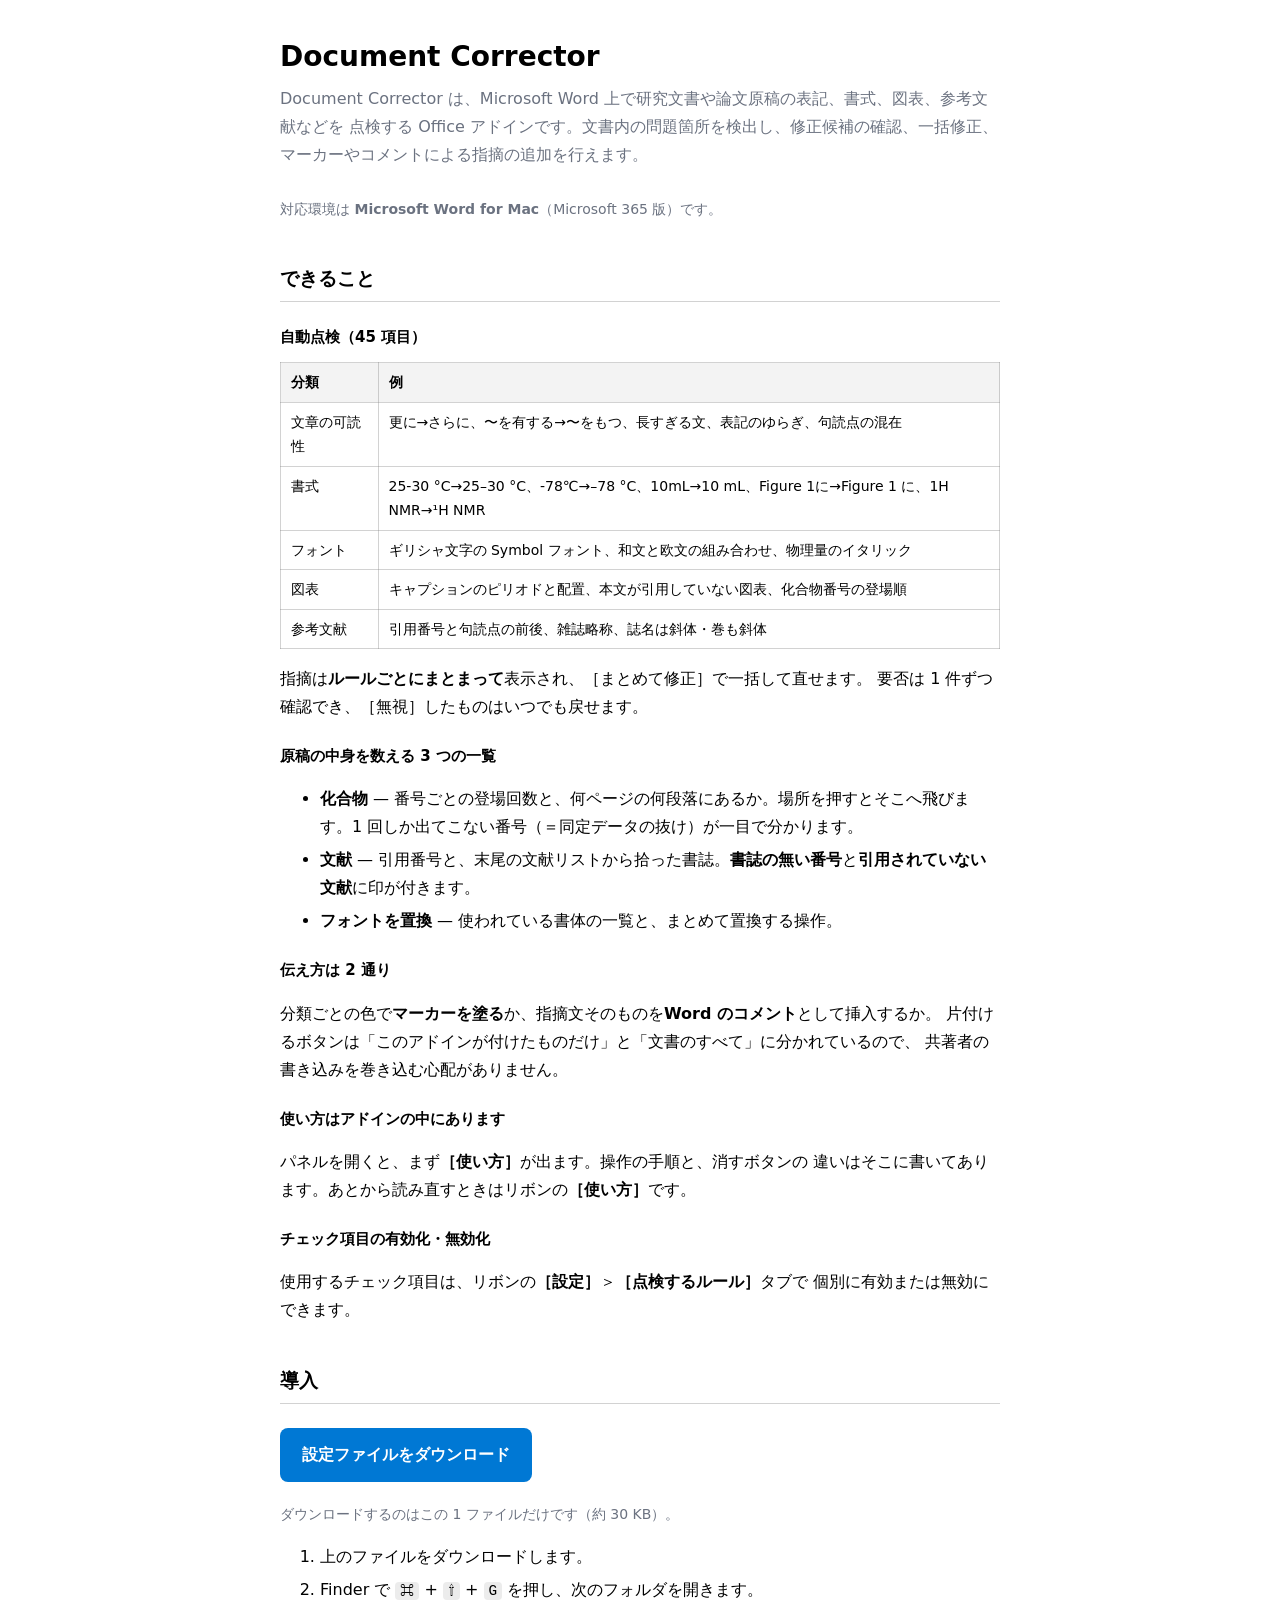
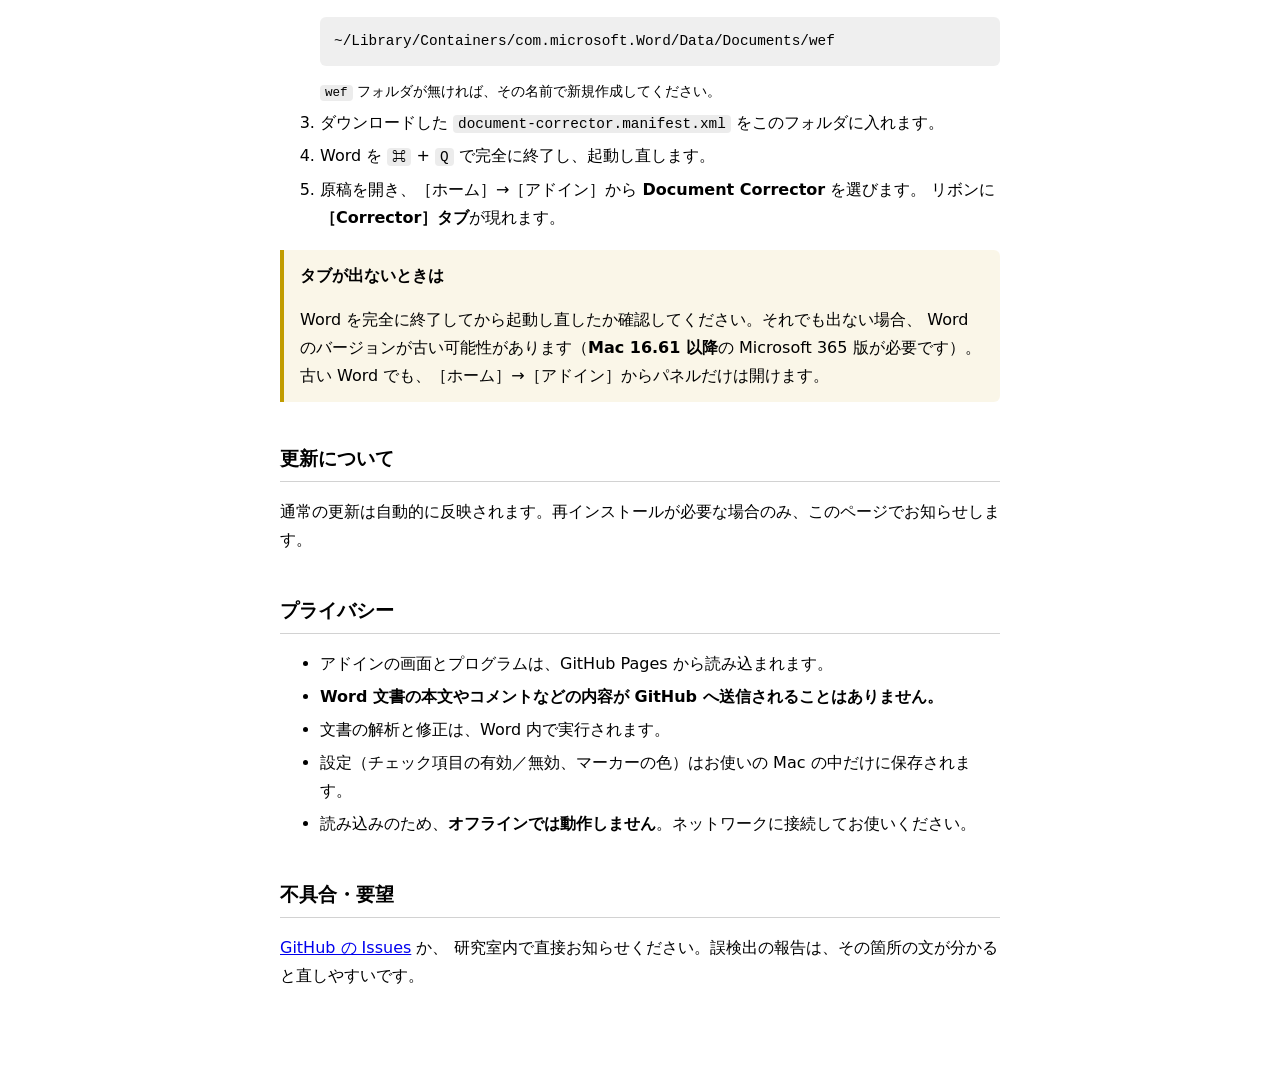
<file: index.html>
<!DOCTYPE html>
<html lang="ja">
  <head>
    <meta charset="UTF-8" />
    <meta name="viewport" content="width=device-width, initial-scale=1" />
    <title>Document Corrector — Word 用の校閲アドイン</title>
    <!-- アドイン本体と同じ絵。Word のアドイン一覧とタブとで違う絵が出ると、
         同じものだと分からなくなる。assets/ はビルドが docs/ へ複写する。 -->
    <link rel="icon" type="image/png" sizes="32x32" href="assets/icon-32.png" />
    <link rel="icon" type="image/png" sizes="128x128" href="assets/icon-128.png" />
    <link rel="apple-touch-icon" href="assets/icon-128.png" />
    <style>
      :root { color-scheme: light dark; --line: rgba(127,127,127,.35); --dim: #6b7280; --accent: #0078d4; }
      * { box-sizing: border-box; }
      body {
        margin: 0 auto; padding: 32px 20px 80px; max-width: 760px; line-height: 1.75;
        font-family: system-ui, -apple-system, "Hiragino Sans", "Segoe UI", sans-serif;
      }
      h1 { font-size: 28px; margin: 0 0 4px; }
      h2 { font-size: 19px; margin: 40px 0 10px; padding-bottom: 6px; border-bottom: 1px solid var(--line); }
      h3 { font-size: 15px; margin: 22px 0 6px; }
      .lead { color: var(--dim); margin: 0 0 28px; }
      table { border-collapse: collapse; width: 100%; margin: 12px 0; font-size: 14px; }
      th, td { border: 1px solid var(--line); padding: 7px 10px; text-align: left; vertical-align: top; }
      th { background: rgba(127,127,127,.09); font-weight: 600; }
      code, kbd {
        font-family: ui-monospace, "SF Mono", Menlo, monospace; font-size: .9em;
        background: rgba(127,127,127,.15); padding: 1px 5px; border-radius: 4px;
      }
      pre { background: rgba(127,127,127,.12); padding: 12px 14px; border-radius: 6px; overflow-x: auto; }
      pre code { background: none; padding: 0; }
      .download {
        display: inline-block; margin: 8px 0 4px; padding: 13px 22px; border-radius: 8px;
        background: var(--accent); color: #fff; font-weight: 600; text-decoration: none;
      }
      .note {
        margin: 18px 0; padding: 12px 16px; border-left: 4px solid #c19c00;
        background: rgba(193,156,0,.09); border-radius: 0 6px 6px 0;
      }
      .note p:first-child { margin-top: 0; }
      .note p:last-child { margin-bottom: 0; }
      ol li, ul li { margin: 5px 0; }
    </style>
  </head>
  <body>
    <h1>Document Corrector</h1>
    <p class="lead">
      Document Corrector は、Microsoft Word 上で研究文書や論文原稿の表記、書式、図表、参考文献などを
      点検する Office アドインです。文書内の問題箇所を検出し、修正候補の確認、一括修正、
      マーカーやコメントによる指摘の追加を行えます。
    </p>
    <p class="lead" style="font-size: 14px;">
      対応環境は <strong>Microsoft Word for Mac</strong>（Microsoft 365 版）です。
    </p>

    <h2>できること</h2>

    <h3>自動点検（45 項目）</h3>
    <table>
      <tr><th>分類</th><th>例</th></tr>
      <tr><td>文章の可読性</td><td>更に→さらに、〜を有する→〜をもつ、長すぎる文、表記のゆらぎ、句読点の混在</td></tr>
      <tr><td>書式</td><td>25-30 °C→25–30 °C、-78℃→–78 °C、10mL→10 mL、Figure 1に→Figure 1 に、1H NMR→¹H NMR</td></tr>
      <tr><td>フォント</td><td>ギリシャ文字の Symbol フォント、和文と欧文の組み合わせ、物理量のイタリック</td></tr>
      <tr><td>図表</td><td>キャプションのピリオドと配置、本文が引用していない図表、化合物番号の登場順</td></tr>
      <tr><td>参考文献</td><td>引用番号と句読点の前後、雑誌略称、誌名は斜体・巻も斜体</td></tr>
    </table>
    <p>
      指摘は<strong>ルールごとにまとまって</strong>表示され、［まとめて修正］で一括して直せます。
      要否は 1 件ずつ確認でき、［無視］したものはいつでも戻せます。
    </p>

    <h3>原稿の中身を数える 3 つの一覧</h3>
    <ul>
      <li><strong>化合物</strong> — 番号ごとの登場回数と、何ページの何段落にあるか。場所を押すとそこへ飛びます。1 回しか出てこない番号（＝同定データの抜け）が一目で分かります。</li>
      <li><strong>文献</strong> — 引用番号と、末尾の文献リストから拾った書誌。<strong>書誌の無い番号</strong>と<strong>引用されていない文献</strong>に印が付きます。</li>
      <li><strong>フォントを置換</strong> — 使われている書体の一覧と、まとめて置換する操作。</li>
    </ul>

    <h3>伝え方は 2 通り</h3>
    <p>
      分類ごとの色で<strong>マーカーを塗る</strong>か、指摘文そのものを<strong>Word のコメント</strong>として挿入するか。
      片付けるボタンは「このアドインが付けたものだけ」と「文書のすべて」に分かれているので、
      共著者の書き込みを巻き込む心配がありません。
    </p>

    <h3>使い方はアドインの中にあります</h3>
    <p>
      パネルを開くと、まず<strong>［使い方］</strong>が出ます。操作の手順と、消すボタンの
      違いはそこに書いてあります。あとから読み直すときはリボンの<strong>［使い方］</strong>です。
    </p>

    <h3>チェック項目の有効化・無効化</h3>
    <p>
      使用するチェック項目は、リボンの<strong>［設定］</strong>＞<strong>［点検するルール］</strong>タブで
      個別に有効または無効にできます。
    </p>

    <h2>導入</h2>

    <p><a class="download" href="document-corrector.manifest.xml" download>設定ファイルをダウンロード</a></p>
    <p style="color: var(--dim); font-size: 14px; margin-top: 4px;">
      ダウンロードするのはこの 1 ファイルだけです（約 30 KB）。
    </p>

    <ol>
      <li>上のファイルをダウンロードします。</li>
      <li>Finder で <kbd>⌘</kbd> + <kbd>⇧</kbd> + <kbd>G</kbd> を押し、次のフォルダを開きます。
        <pre><code>~/Library/Containers/com.microsoft.Word/Data/Documents/wef</code></pre>
        <p style="font-size: 14px; margin: 6px 0 0;"><code>wef</code> フォルダが無ければ、その名前で新規作成してください。</p>
      </li>
      <li>ダウンロードした <code>document-corrector.manifest.xml</code> をこのフォルダに入れます。</li>
      <li>Word を <kbd>⌘</kbd> + <kbd>Q</kbd> で完全に終了し、起動し直します。</li>
      <li>原稿を開き、［ホーム］→［アドイン］から <strong>Document Corrector</strong> を選びます。
        リボンに <strong>［Corrector］タブ</strong>が現れます。</li>
    </ol>

    <div class="note">
      <p><strong>タブが出ないときは</strong></p>
      <p>
        Word を完全に終了してから起動し直したか確認してください。それでも出ない場合、
        Word のバージョンが古い可能性があります（<strong>Mac 16.61 以降</strong>の
        Microsoft 365 版が必要です）。古い Word でも、［ホーム］→［アドイン］からパネルだけは開けます。
      </p>
    </div>

    <h2>更新について</h2>
    <p>
      通常の更新は自動的に反映されます。再インストールが必要な場合のみ、このページでお知らせします。
    </p>

    <h2>プライバシー</h2>
    <ul>
      <li>アドインの画面とプログラムは、GitHub Pages から読み込まれます。</li>
      <li><strong>Word 文書の本文やコメントなどの内容が GitHub へ送信されることはありません。</strong></li>
      <li>文書の解析と修正は、Word 内で実行されます。</li>
      <li>設定（チェック項目の有効／無効、マーカーの色）はお使いの Mac の中だけに保存されます。</li>
      <li>読み込みのため、<strong>オフラインでは動作しません</strong>。ネットワークに接続してお使いください。</li>
    </ul>

    <h2>不具合・要望</h2>
    <p>
      <a href="https://github.com/t-shiokawa1/Document-Corrector/issues">GitHub の Issues</a> か、
      研究室内で直接お知らせください。誤検出の報告は、その箇所の文が分かると直しやすいです。
    </p>
  </body>
</html>
</file>
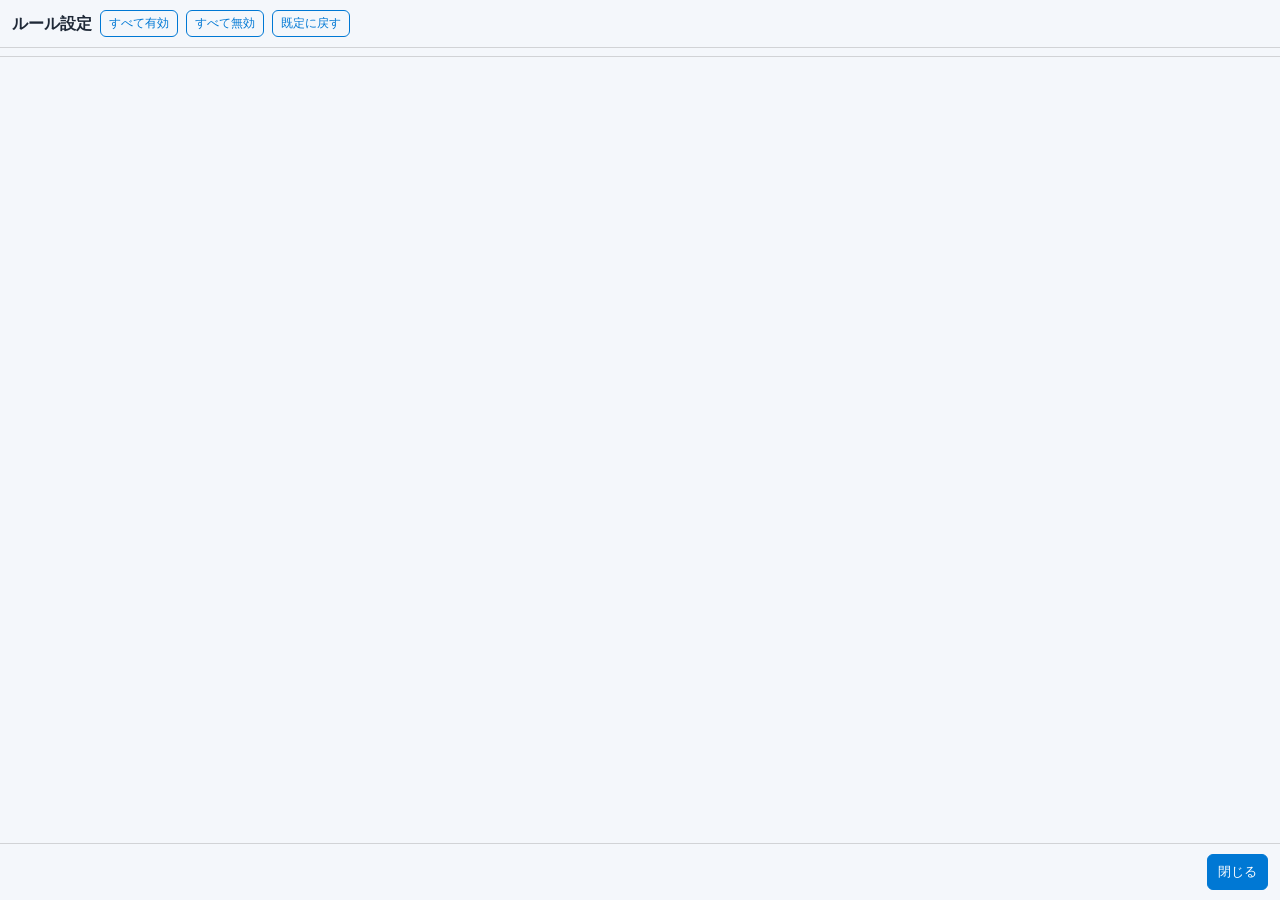
<file: rules.html>
<!DOCTYPE html>
<html lang="ja">
  <head>
    <meta charset="UTF-8" />
    <meta name="viewport" content="width=device-width, initial-scale=1" />
    <title>ルール設定</title>
    <link rel="stylesheet" href="taskpane.css" />
    <script src="https://appsforoffice.microsoft.com/lib/1/hosted/office.js"></script>
    <script defer src="rules.js"></script>
  </head>
  <body class="dialog-page">
    <header class="dialog-head">
      <h1>ルール設定</h1>
      <div class="row compact">
        <button id="rule-all-on" type="button">すべて有効</button>
        <button id="rule-all-off" type="button">すべて無効</button>
        <button id="rule-reset" type="button">既定に戻す</button>
      </div>
    </header>

    <!-- One tab per checklist category; filled by rules.ts. -->
    <div id="rule-tabs" class="tabs"></div>

    <div id="rule-panels" class="dialog-body"></div>

    <footer class="dialog-foot">
      <span id="rule-count" class="lead"></span>
      <button id="rule-done" type="button" class="primary">閉じる</button>
    </footer>
  </body>
</html>
</file>
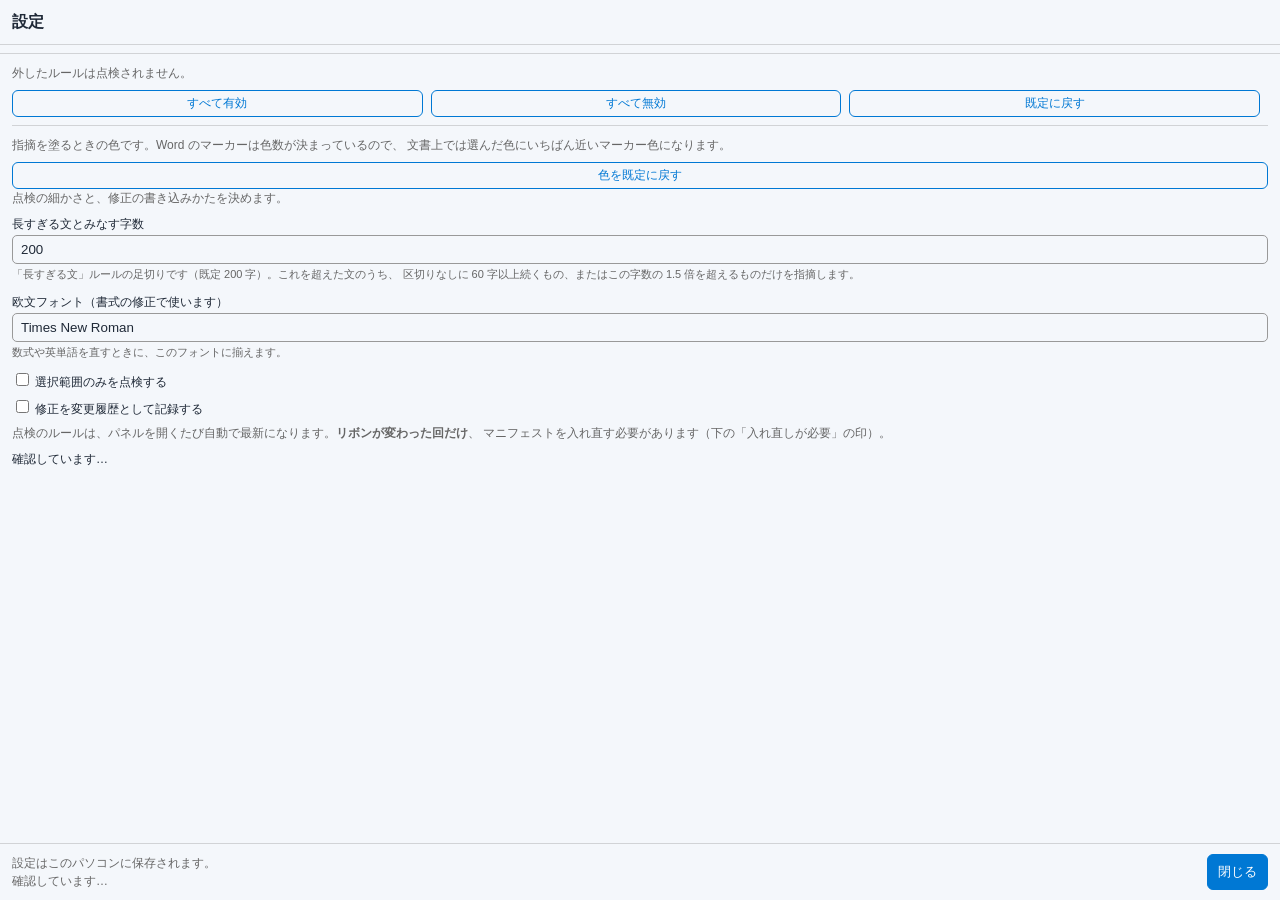
<file: settings.html>
<!DOCTYPE html>
<html lang="ja">
  <head>
    <meta charset="UTF-8" />
    <meta name="viewport" content="width=device-width, initial-scale=1" />
    <title>設定</title>
    <link rel="stylesheet" href="taskpane.css" />
    <script src="https://appsforoffice.microsoft.com/lib/1/hosted/office.js"></script>
    <script defer src="settings.js"></script>
  </head>
  <body class="dialog-page">
    <header class="dialog-head">
      <h1>設定</h1>
    </header>

    <div id="settings-tabs" class="tabs"></div>

    <div class="dialog-body">
      <!-- 点検するルール（もとは独立した［ルール設定］の窓だった）。
           2 つの窓は同じ設定を編集していて、開くのに別のボタンが要るだけ
           だったので、この窓のタブに畳んだ。中身は src/dialog/rules.ts。 -->
      <section id="panel-rules">
        <p class="lead">外したルールは点検されません。</p>
        <div class="row compact">
          <button id="rule-all-on" type="button">すべて有効</button>
          <button id="rule-all-off" type="button">すべて無効</button>
          <button id="rule-reset" type="button">既定に戻す</button>
          <span id="rule-count" class="rule-count"></span>
        </div>

        <!-- One sub-tab per checklist category; filled by rules.ts. -->
        <div id="rule-tabs" class="tabs subtabs"></div>
        <div id="rule-panels"></div>
      </section>

      <!-- マーカーの色 -->
      <section id="panel-colors">
        <p class="lead">
          指摘を塗るときの色です。Word のマーカーは色数が決まっているので、
          文書上では選んだ色にいちばん近いマーカー色になります。
        </p>
        <div id="marker-colors"></div>

        <div class="row compact">
          <button id="color-reset" type="button">色を既定に戻す</button>
        </div>
      </section>

      <!-- 点検のしかた -->
      <section id="panel-review">
        <p class="lead">点検の細かさと、修正の書き込みかたを決めます。</p>
        <label class="field">
          長すぎる文とみなす字数
          <input id="max-sentence" type="number" min="40" max="600" step="10" value="200" />
        </label>
        <p class="hint">
          「長すぎる文」ルールの足切りです（既定 200 字）。これを超えた文のうち、
          区切りなしに 60 字以上続くもの、またはこの字数の 1.5 倍を超えるものだけを指摘します。
        </p>

        <label class="field">
          欧文フォント（書式の修正で使います）
          <input id="body-font" type="text" value="Times New Roman" />
        </label>
        <p class="hint">数式や英単語を直すときに、このフォントに揃えます。</p>

        <label class="check"><input id="selection-only" type="checkbox" /> 選択範囲のみを点検する</label>
        <label class="check"><input id="track-changes" type="checkbox" /> 修正を変更履歴として記録する</label>
      </section>

      <!-- 更新履歴。パネルの更新の知らせは一言しか言えないので、
           「前は何が変わったのか」はここが引き受ける。中身は
           src/core/changelog.ts。 -->
      <section id="panel-changelog">
        <p class="lead">
          点検のルールは、パネルを開くたび自動で最新になります。<strong>リボンが変わった回だけ</strong>、
          マニフェストを入れ直す必要があります（下の「入れ直しが必要」の印）。
        </p>
        <p id="changelog-state" class="changelog-state">確認しています…</p>
        <div class="row compact">
          <button id="changelog-download" type="button" class="primary" hidden>ダウンロードページを開く</button>
        </div>
        <p id="changelog-url" class="update-url" hidden></p>
        <div id="changelog"></div>
      </section>
    </div>

    <footer class="dialog-foot">
      <span class="lead">
        設定はこのパソコンに保存されます。<br />
        <!-- 入っている版が最新かどうかは、更新の案内が出ていない限り分からない。
             ここは常に出す（src/core/version.ts の versionLine）。 -->
        <span id="version-line">確認しています…</span>
      </span>
      <button id="settings-done" type="button" class="primary">閉じる</button>
    </footer>
  </body>
</html>
</file>
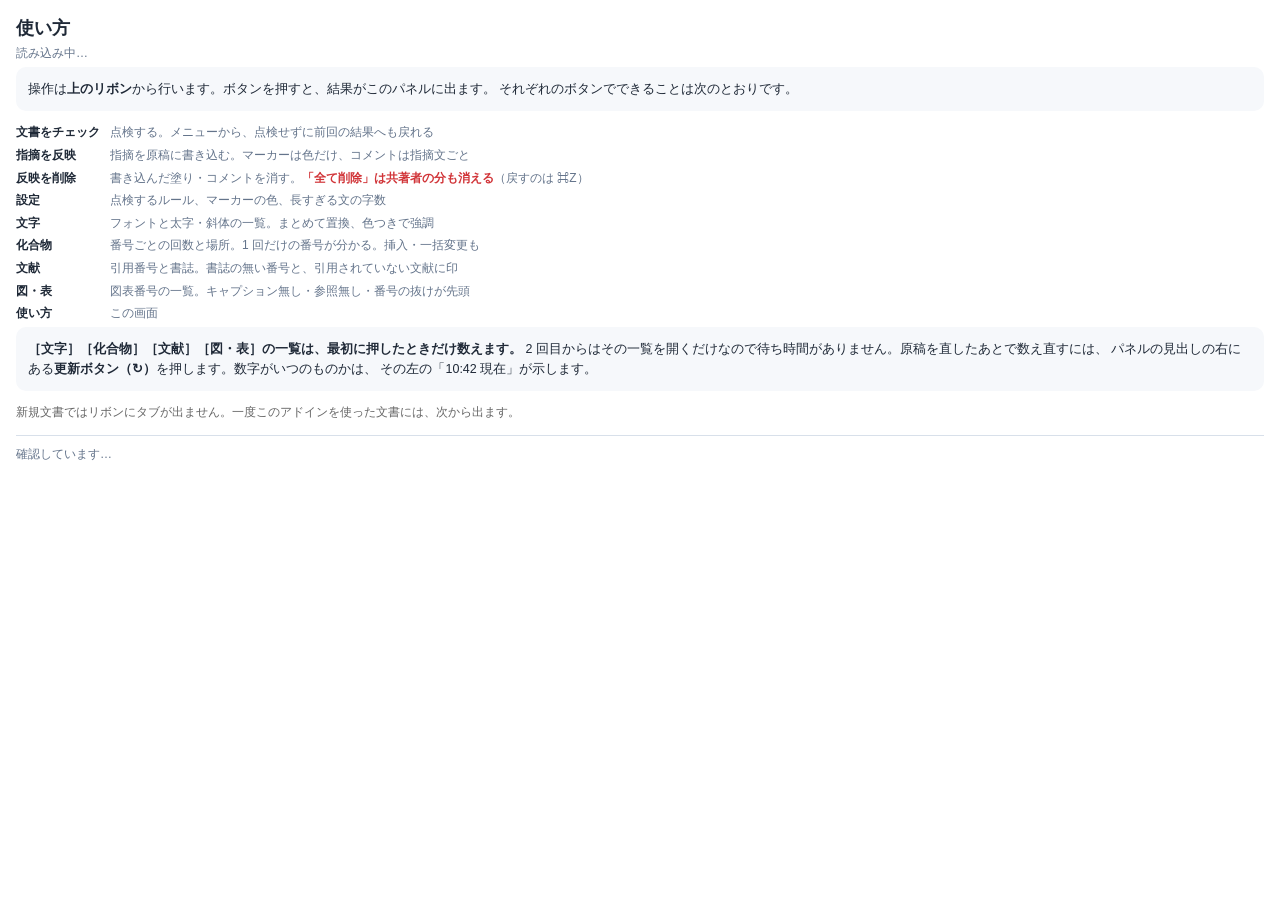
<file: taskpane.html>
<!DOCTYPE html>
<html lang="ja">
  <head>
    <meta charset="UTF-8" />
    <meta name="viewport" content="width=device-width, initial-scale=1" />
    <title>Document Corrector</title>
    <!-- Word caches files referenced by taskpane.html separately from the manifest. -->
    <link rel="stylesheet" href="taskpane.css?v=1.17.0.1" />
    <script src="https://appsforoffice.microsoft.com/lib/1/hosted/office.js"></script>
    <script defer src="taskpane.js?v=1.17.0.1"></script>
  </head>
  <body>
    <main class="taskpane">
      <!-- 見出しと status は、最初に出る画面（使い方）のもの。showView が
           画面ごとに書き換える。 -->
      <header id="panel-head" class="panel-head context-view">
        <h1 id="panel-title">使い方</h1>
        <!-- 数字は走査した瞬間のもので、本文を直しても勝手には変わらない。
             リボンまで戻らずに数え直せる場所と、いつの数字かをタイトル行に置く。
             化合物・文献・図表・文字の 4 画面で共有し、showView が出し入れする。 -->
        <div class="head-actions">
          <!-- いつ数えたか。行の中では文字はここだけなので、絵のボタンより先に
               置いて、アイコンどうしが離ればなれにならないようにする。
               一覧の画面以外では showView が空にし、:empty が行から外す。 -->
          <span id="view-scanned-at" class="scanned-at"></span>
          <!-- 更新の知らせ。出るのは、入っているマニフェストが配布中のものより
               古いときだけ（src/core/version.ts）。以前はここに大きな帯を出して
               いたが、点検の結果より先に目に入るのは順番が違う。アイコンだけ
               増やし、中身は押したときの小窓に入れてある。 -->
          <div id="update-wrap" class="update-wrap" hidden>
            <button id="update-toggle" type="button" class="icon-button update-button"
                    aria-expanded="false" aria-controls="update-popover"
                    aria-label="新しいバージョンがあります" title="新しいバージョンがあります">
              <!-- ベル＝お知らせ。以前は受け皿に下向き矢印（＝ダウンロード）で、
                   文献の一覧の中にあるものだから**その文献を落とすボタン**に
                   見えていた。矢印は向きを変えても「何を」の説明にならない。
                   知らせであることだけを言うベルにする。 -->
              <svg viewBox="0 0 16 16" width="14" height="14" aria-hidden="true" focusable="false">
                <path d="M8 2.1a3.6 3.6 0 0 0-3.6 3.6c0 3.4-1.2 4.4-1.2 4.4h9.6s-1.2-1-1.2-4.4A3.6 3.6 0 0 0 8 2.1Z"
                      fill="none" stroke="currentColor" stroke-width="1.5" stroke-linejoin="round" />
                <path d="M6.7 12.3a1.4 1.4 0 0 0 2.6 0" fill="none" stroke="currentColor"
                      stroke-width="1.5" stroke-linecap="round" />
              </svg>
            </button>
            <section id="update-popover" class="update-popover" hidden aria-label="新しいバージョンがあります">
              <p class="update-title">新しいバージョンがあります</p>
              <p id="update-note" class="update-note"></p>
              <div class="row compact">
                <button id="update-open" type="button" class="primary">ダウンロードページを開く</button>
                <button id="update-dismiss" type="button">あとで</button>
              </div>
              <p class="update-hint">くわしい変更点は［設定］＞［更新履歴］にあります。</p>
              <p id="update-url" class="update-url" hidden></p>
            </section>
          </div>
          <div id="view-refresh-row" class="view-actions" hidden>
            <!-- ［文献］の見え方。一覧そのものではなく「どう見せるか」なので、
                 絞り込み（虫眼鏡）とは分けて、画面の道具が並ぶこの行に置く。
                 中身は保存されるので、開き直しても選んだままになる。 -->
            <div id="reference-settings-wrap" class="head-popover-wrap" hidden>
              <button id="reference-settings-toggle" type="button" class="icon-button"
                      aria-expanded="false" aria-controls="reference-settings-popover"
                      aria-label="文献一覧の表示設定" title="文献一覧の表示設定">
                <!-- 歯車は塗りで描く。この行の他は線画だが、14px の線で描いた
                     歯車は歯と軸が離れて**太陽の絵に見える**（実際そう見えた）。
                     塗りなら輪郭が 1 つの形にまとまり、この大きさでも歯車と読める。 -->
                <svg viewBox="0 0 16 16" width="14" height="14" aria-hidden="true" focusable="false">
                  <path fill="currentColor" fill-rule="evenodd"
                        d="M6.9 1.2h2.2l.3 1.7c.5.15 1 .35 1.4.63l1.45-.98 1.55 1.55-.98 1.45c.28.42.48.9.63 1.4l1.7.3v2.2l-1.7.3c-.15.5-.35.98-.63 1.4l.98 1.45-1.55 1.55-1.45-.98c-.42.28-.9.48-1.4.63l-.3 1.7H6.9l-.3-1.7c-.5-.15-.98-.35-1.4-.63l-1.45.98-1.55-1.55.98-1.45c-.28-.42-.48-.9-.63-1.4l-1.7-.3V6.9l1.7-.3c.15-.5.35-.98.63-1.4L2.2 3.75 3.75 2.2l1.45.98c.42-.28.9-.48 1.4-.63ZM8 5.6a2.4 2.4 0 1 0 0 4.8 2.4 2.4 0 0 0 0-4.8Z" />
                </svg>
              </button>
              <div id="reference-settings-popover" class="reference-popover" role="dialog"
                   aria-label="文献一覧の表示設定" hidden>
                <label>著者<select id="reference-authors" aria-label="著者の表示方法">
                  <option value="short">先頭著者のみ</option>
                  <option value="all">全員</option>
                </select></label>
                <!-- 3 択の分かれ目は「他を押したときに閉じるか」。名前にそこを書く
                     —— 「1 枚ずつ」と「選んだものを」だけでは違いが読み取れない。 -->
                <label class="wide">カード<select id="reference-expand" aria-label="カードの開き方">
                  <option value="one">1 枚ずつ開く（他を押すと閉じる）</option>
                  <option value="many">選んだものを開く（閉じない）</option>
                  <option value="all">すべて開く</option>
                </select></label>
                <!-- 「書誌」では何を選ばされているのか分からない。選ぶのは、幅に
                     入りきらなかったときの扱い方。 -->
                <label>はみ出す文字<select id="reference-wrap" aria-label="幅に入りきらない書誌の見せ方">
                  <option value="clip">1 行で切る</option>
                  <option value="wrap">折り返す</option>
                </select></label>
                <label class="crossref-enable"><input id="crossref-enabled" type="checkbox" /> Crossref による逆引き検索を有効にする</label>
                <!-- 押す前に何をするものか分かるように、2 文だけ置く。
                     かかる時間は走り出せば進行の行が言うので、ここでは言わない
                     —— 小窓に 5 文あった頃は、長すぎて誰も読まなかった。 -->
                <p class="crossref-about">
                  文献リストの各項目を Crossref（学術文献のデータベース）で照合し、
                  いちばん近い論文の<strong>題名と DOI</strong> をカードに出します。
                </p>
                <p class="crossref-about">
                  誌名・年・巻・ページの取り違えや、存在しない文献に気づけます。
                </p>
              </div>
            </div>
            <!-- ［図・表］の見え方。文献の歯車と同じ場所・同じ絵で、中身だけが違う。
                 一覧が違えば開けておきたい枚数も違うので、設定は分けて覚える。 -->
            <div id="figure-settings-wrap" class="head-popover-wrap" hidden>
              <button id="figure-settings-toggle" type="button" class="icon-button"
                      aria-expanded="false" aria-controls="figure-settings-popover"
                      aria-label="図・表一覧の表示設定" title="図・表一覧の表示設定">
                <svg viewBox="0 0 16 16" width="14" height="14" aria-hidden="true" focusable="false">
                  <path fill="currentColor" fill-rule="evenodd"
                        d="M6.9 1.2h2.2l.3 1.7c.5.15 1 .35 1.4.63l1.45-.98 1.55 1.55-.98 1.45c.28.42.48.9.63 1.4l1.7.3v2.2l-1.7.3c-.15.5-.35.98-.63 1.4l.98 1.45-1.55 1.55-1.45-.98c-.42.28-.9.48-1.4.63l-.3 1.7H6.9l-.3-1.7c-.5-.15-.98-.35-1.4-.63l-1.45.98-1.55-1.55.98-1.45c-.28-.42-.48-.9-.63-1.4l-1.7-.3V6.9l1.7-.3c.15-.5.35-.98.63-1.4L2.2 3.75 3.75 2.2l1.45.98c.42-.28.9-.48 1.4-.63ZM8 5.6a2.4 2.4 0 1 0 0 4.8 2.4 2.4 0 0 0 0-4.8Z" />
                </svg>
              </button>
              <div id="figure-settings-popover" class="reference-popover" role="dialog"
                   aria-label="図・表一覧の表示設定" hidden>
                <label class="wide">カード<select id="figure-expand" aria-label="カードの開き方">
                  <option value="one">1 枚ずつ開く（他を押すと閉じる）</option>
                  <option value="many">選んだものを開く（閉じない）</option>
                  <option value="all">すべて開く</option>
                </select></label>
              </div>
            </div>
            <!-- ［文献］だけの行き先なので、文献が 1 件も無ければ出さない。
                 絵だけのボタンなので、名前は aria-label が持つ（title はマウス用）。 -->
            <button id="reference-list-jump" type="button" class="icon-button" hidden disabled
                    aria-label="本文中の文献リストへ移動" title="本文中の文献リストへ移動">
              <svg viewBox="0 0 16 16" width="14" height="14" aria-hidden="true" focusable="false">
                <path d="M8 4.3C6.9 3.2 5.1 2.8 2.7 3.1v8.8c2.4-.3 4.2.1 5.3 1.2 1.1-1.1 2.9-1.5 5.3-1.2V3.1c-2.4-.3-4.2.1-5.3 1.2Z"
                      fill="none" stroke="currentColor" stroke-width="1.3" stroke-linejoin="round" />
                <path d="M8 4.5v8.6" fill="none" stroke="currentColor" stroke-width="1.3" />
              </svg>
            </button>
            <!-- 絵だけのボタンなので、名前は aria-label が持つ（title はマウス用）。
                 Unicode の ↻ はフォントによって出方が変わるので図形で描く。 -->
            <button id="view-refresh" type="button" class="icon-button"
                    aria-label="最新の状態に更新" title="最新の状態に更新">
              <svg viewBox="0 0 16 16" width="14" height="14" aria-hidden="true" focusable="false">
                <path d="M8 3.2A4.8 4.8 0 1 0 12.8 8" fill="none" stroke="currentColor" stroke-width="1.7" stroke-linecap="round" />
                <path d="M8 1.2 10.2 3.2 8 5.2Z" fill="currentColor" />
              </svg>
            </button>
          </div>
        </div>
        <p id="status" class="status">読み込み中…</p>
      </header>

      <!-- 最初に出るのは［使い方］（下の view-help）。ここが hidden で始まるのは
           その分。JavaScript が読み込まれる前の一瞬に空の指摘一覧を見せない。 -->
      <div id="view-review" hidden>
        <!-- 点検前だけ出る案内。指摘の読み方はここが持つ — 使い方の画面はリボンの
             説明に徹していて、パネル側のボタン（［文書内で表示］［修正］［無視］）の
             話はこちらの担当。点検が済めば指摘そのものが答えになるので消える。 -->
        <section id="start-section">
          <h2>はじめに</h2>
          <p class="lead">
            リボンの<strong>［文書をチェック］＞［いま点検する］</strong>で点検が始まり、
            指摘がここに並びます。<strong>1 ページあたり数秒</strong>、論文 1 本なら分単位です。
          </p>
          <ul class="help">
            <li>指摘は<strong>分類 → ルール</strong>の 2 段。同じルールの指摘は 1 つの見出しにまとまります</li>
            <li>各指摘の<strong>［文書内で表示］</strong>でその箇所へ。直すなら<strong>［修正］</strong>、
              要らない指摘は<strong>［無視］</strong></li>
            <li>見出しの<strong>［まとめて修正］</strong>で、そのルールの分だけ一括で直せます</li>
            <li><strong>［無視］した指摘は原稿ファイルに残ります。</strong>共著者の画面でも出ません</li>
          </ul>
          <div class="row compact">
            <button id="open-help" type="button" class="primary">使い方をひらく</button>
          </div>
        </section>

        <section id="result-summary" hidden>
          <div class="result-grid" aria-label="点検結果の状態">
            <button type="button" class="result-card" data-result-tab="open" aria-pressed="true">
              <strong id="result-open-count">0</strong><span>未修正</span>
            </button>
            <button type="button" class="result-card" data-result-tab="fixed">
              <strong id="result-fixed-count">0</strong><span>修正済み</span>
            </button>
            <button type="button" class="result-card" data-result-tab="ignored">
              <strong id="result-ignored-count">0</strong><span>無視した項目</span>
            </button>
          </div>
        </section>

        <section id="summary-section" hidden>
          <details class="filter-panel" open>
            <summary>絞り込み</summary>
            <p class="lead">表示したい条件だけを選べます。</p>
            <div class="filter-set">
              <span class="filter-label">対応のしかた</span>
              <div id="condition-filters" class="filters filters-inline"></div>
            </div>
            <div class="filter-set">
              <span class="filter-label">カテゴリ</span>
              <div id="category-filters" class="filters"></div>
            </div>
          </details>
        </section>

        <section id="findings-section" hidden>
          <h2 id="findings-title">未修正</h2>
          <div id="findings"></div>
        </section>

        <section id="fixed-section" hidden>
          <h2>修正済み</h2>
          <p class="lead">この Word セッションで適用した修正です。</p>
          <div id="fixed"></div>
        </section>

        <section id="ignored-section" hidden>
          <h2>無視した指摘</h2>
          <p class="lead">
            原稿ファイルに保存され、次に開いたときも無視のままです。［戻す］で一覧に復帰します。
          </p>
          <div class="row compact">
            <button id="restore-all" type="button">すべて戻す</button>
          </div>
          <div id="ignored"></div>
        </section>
      </div>

      <div id="view-compounds" hidden>
        <details class="compound-section">
          <summary><span>化合物一覧</span><span id="count-compounds" class="section-count"></span><span class="section-help" role="img" tabindex="0" aria-label="化合物一覧の説明" data-tooltip="本文に出てくる番号と、その回数を一覧します。番号を開くと出てくる場所を確認でき、場所のボタン（p. がページ、¶ が段落）で該当箇所へ移動します。太字の番号、「化合物 5」のように語を伴うもの、系列ラベル（5a、1a–f）を数えます。Figure・Table などに続く番号は除きます。">?</span></summary>
          <div id="compounds"></div>
        </details>
        <details class="compound-section">
          <summary><span>化合物番号を強調</span><span class="section-help" role="img" tabindex="0" aria-label="化合物番号を強調の説明" data-tooltip="選んだ化合物番号だけを、選んだ色で本文中にマーカー表示します。">?</span></summary>
          <div class="font-controls font-highlight-controls compound-highlight-controls">
            <label class="font-field">化合物番号<span class="font-select"><select id="compound-highlight-select"></select></span></label>
            <div class="font-field">
              <span>色</span>
              <div id="compound-highlight-picker" class="font-color-picker">
                <button id="compound-highlight-color" type="button" class="font-color-button" aria-haspopup="listbox" aria-expanded="false">
                  <span class="color-swatch" aria-hidden="true"></span>
                  <span id="compound-highlight-color-name">シアン</span>
                </button>
                <div id="compound-highlight-color-menu" class="font-color-menu" role="listbox" aria-label="強調する色" hidden></div>
              </div>
            </div>
            <button id="compound-highlight" type="button" class="primary">本文で強調</button>
          </div>
        </details>
        <details class="compound-section">
          <summary><span>番号を途中に挿入</span><span class="section-help" role="img" tabindex="0" aria-label="番号を途中に挿入の説明" data-tooltip="指定した番号以降の化合物番号を、本文全体で 1 つ繰り下げます。">?</span></summary>
          <div class="number-controls">
            <input id="compound-insert-number" type="number" min="1" value="6" aria-label="挿入する化合物番号" />
            <button id="compound-insert" type="button" class="primary">挿入して以降をずらす</button>
          </div>
        </details>
        <details class="compound-section">
          <summary><span>番号を一括変更</span><span class="section-help" role="img" tabindex="0" aria-label="番号を一括変更の説明" data-tooltip="番号または系列ラベルを指定して置き換えます。例：1 → 1a">?</span></summary>
          <div class="number-controls two">
            <input id="compound-from" type="text" value="5" inputmode="text" aria-label="変更前の化合物番号" />
            <span aria-hidden="true">→</span>
            <input id="compound-to" type="text" value="6" inputmode="text" aria-label="変更後の化合物番号" />
            <button id="compound-replace" type="button">一括変更</button>
          </div>
        </details>
      </div>

      <div id="view-references" hidden>
        <details class="compound-section">
          <summary><span>引用文献一覧</span><span id="count-references" class="section-count"></span><span class="reference-search-wrap">
            <!-- 検索は押したときだけ出す。畳んだ節として置いていたときは、
                 一覧より先にその見出しが目に入っていた。見え方の設定は
                 タイトル行の歯車へ移した（虫眼鏡は探すための道具）。 -->
            <button id="reference-search-toggle" type="button" class="icon-button subtle" aria-expanded="false"
                    aria-label="検索・絞り込み" title="検索・絞り込み">
              <svg viewBox="0 0 16 16" width="13" height="13" aria-hidden="true" focusable="false">
                <circle cx="7" cy="7" r="4.2" fill="none" stroke="currentColor" stroke-width="1.6" />
                <path d="M10.2 10.2 14 14" fill="none" stroke="currentColor" stroke-width="1.6" stroke-linecap="round" />
              </svg>
            </button>
            <div id="reference-search-popover" class="reference-popover" role="dialog" aria-label="引用文献を検索" hidden>
              <!-- 欄を 4 つに分けてある。1 つの欄に「番号・著者・年」と書いて
                   あった頃は、3 つ全部を入れねばならないのか、どれか 1 つでよいのか
                   が読めなかった。欄が分かれていれば、何を入れる場所かは見れば
                   分かり、入れなかった欄が条件にならないことも形で伝わる。 -->
              <p id="reference-search-hint" class="reference-search-hint">
                <strong>入れた欄だけ</strong>で絞り込みます。空欄は条件になりません。
              </p>
              <label>番号<input id="reference-search-number" type="search" inputmode="numeric"
                     placeholder="12" aria-describedby="reference-search-hint" /></label>
              <label>年<input id="reference-search-year" type="search" inputmode="numeric"
                     placeholder="2019" aria-describedby="reference-search-hint" /></label>
              <label class="reference-search">著者<input id="reference-search-author" type="search"
                     placeholder="Tanaka" aria-describedby="reference-search-hint" /></label>
              <label class="reference-search">誌名<input id="reference-search-journal" type="search"
                     placeholder="Angew" aria-describedby="reference-search-hint" /></label>
              <p id="reference-search-count" class="reference-search-count" aria-live="polite"></p>
              <button id="reference-search-clear" type="button" class="reference-search-clear" hidden>クリア</button>
            </div>
          </span><span class="section-help" role="img" tabindex="0" aria-label="引用文献一覧の説明" data-tooltip="本文の引用と末尾の文献リストを照合します。カードの空いている部分を押して文献を選び、場所のボタン（p. がページ、¶ が段落）で本文の引用箇所へ移動します。文献リストへはタイトル行の本のボタンから移動できます。">?</span></summary>
          <div id="reference-tools" class="figure-tools" hidden>
            <button id="reference-filter-all" type="button" class="figure-chip" aria-pressed="true">すべて</button>
            <button id="reference-filter-issue" type="button" class="figure-chip" aria-pressed="false" hidden>問題あり</button>
            <button id="reference-filter-uncited" type="button" class="figure-chip" aria-pressed="false" hidden>未引用</button>
            <!-- Crossref の候補と、年・巻・ページ・誌名・筆頭著者が食い違うもの。
                 Crossref が有効で、1 件でもあるときだけ出る。「相違」ではなく
                 「要確認」なのは、直すべきなのが原稿とは限らないから —— 候補の
                 ほうが別の論文であることがある。 -->
            <button id="reference-filter-mismatch" type="button" class="figure-chip" aria-pressed="false" hidden>要確認</button>
          </div>
          <!-- Crossref の進み具合。走っているあいだだけ出る。小窓の中に置いて
               いた頃は、2 分かかる処理の進行が小窓を開けている人にしか見えず、
               「押したのに何も起きない」ように見えていた。 -->
          <p id="crossref-status" class="crossref-status" aria-live="polite" hidden></p>
          <div id="references"></div>
        </details>
        <details class="compound-section">
          <summary><span>文献番号を強調</span><span class="section-help" role="img" tabindex="0" aria-label="文献番号を強調の説明" data-tooltip="選んだ文献番号だけを、選んだ色で本文中にマーカー表示します。">?</span></summary>
          <div class="font-controls font-highlight-controls compound-highlight-controls">
            <label class="font-field">文献番号<span class="font-select"><select id="reference-highlight-select"></select></span></label>
            <div class="font-field">
              <span>色</span>
              <div id="reference-highlight-picker" class="font-color-picker">
                <button id="reference-highlight-color" type="button" class="font-color-button" aria-haspopup="listbox" aria-expanded="false">
                  <span class="color-swatch" aria-hidden="true"></span>
                  <span id="reference-highlight-color-name">シアン</span>
                </button>
                <div id="reference-highlight-color-menu" class="font-color-menu" role="listbox" aria-label="強調する色" hidden></div>
              </div>
            </div>
            <label class="reference-highlight-scope"><input id="reference-highlight-number-only" type="checkbox" /> 番号だけを強調</label>
            <button id="reference-highlight" type="button" class="primary">本文で強調</button>
          </div>
        </details>
        <details class="compound-section">
          <summary><span>文献番号を途中に挿入</span><span class="section-help" role="img" tabindex="0" aria-label="文献番号を途中に挿入の説明" data-tooltip="指定した番号以降の本文中の引用と文献リストを同時に 1 つ繰り下げます。">?</span></summary>
          <p class="lead">本文中の引用と文献リストを同時に 1 つ繰り下げます。</p>
          <div class="number-controls">
            <input id="reference-insert-number" type="number" min="1" value="1" aria-label="挿入する文献番号" />
            <button id="reference-insert" type="button" class="primary">挿入して以降をずらす</button>
          </div>
        </details>
        <details class="compound-section">
          <summary><span>番号を一括変更</span><span class="section-help" role="img" tabindex="0" aria-label="文献番号を一括変更の説明" data-tooltip="本文中の引用と文献リストの番号をまとめて置き換えます。">?</span></summary>
          <div class="number-controls two">
            <input id="reference-from" type="number" min="1" value="1" aria-label="変更前の文献番号" />
            <span aria-hidden="true">→</span>
            <input id="reference-to" type="number" min="1" value="2" aria-label="変更後の文献番号" />
            <button id="reference-replace" type="button">一括変更</button>
          </div>
        </details>
      </div>

      <!-- 引っかかりの数え上げは、タイトル下の 1 行（setScanStatus）が言う。
           以前は琥珀の帯をここに立てていたが、「本文で参照なし 5 件。」の 1 文が
           一覧そのものより目立っていた。文献一覧と同じで、数えた結果に続けて
           書けば足りる。 -->
      <div id="view-figures" hidden>
        <div id="figure-tools" class="figure-tools" hidden>
          <button id="figure-filter-all" type="button" class="figure-chip" aria-pressed="true">すべて</button>
          <button id="figure-filter-issue" type="button" class="figure-chip" aria-pressed="false" hidden>問題あり</button>
          <button id="figure-sort" type="button" class="figure-chip" aria-pressed="false" hidden>本文の出現順</button>
          <span class="section-help" role="img" tabindex="0" aria-label="図・表一覧の説明" data-tooltip="本文に出てくる Figure、Table、Scheme、Chart、Equation と 図・表・スキーム の番号を、種類ごとに一覧します。キャプションと本文中の参照は分けて表示し、場所のボタン（p. がページ、¶ が段落）からその場所へ移動できます。キャプションが図の中に画像として入っている場合や、テキストボックス内にある場合は検出できません。">?</span>
        </div>
        <div id="figures"></div>
      </div>

      <div id="view-fonts" hidden>
        <details class="font-section">
          <summary>フォントの種類<span id="count-font-names" class="section-count"></span></summary>
          <p class="lead">使われている書体、使用箇所数、文字数、書体の種類を一覧します。</p>
          <p id="font-summary" class="font-summary"></p>
          <div id="font-usage" class="font-usage-grid"></div>
        </details>
        <details class="font-section">
          <summary>フォントを置換</summary>
          <p class="lead">元の書体と置換先を選んで、文書内の該当箇所をまとめて変更します。取り消しは ⌘Z です。</p>
          <div class="font-controls font-replace-controls">
            <label class="font-field">元のフォント<span class="font-select"><select id="font-replace-from"></select></span></label>
            <span class="font-arrow" aria-hidden="true">→</span>
            <label class="font-field">置換するフォント<span class="font-select"><select id="font-replace-to"></select></span></label>
            <button id="font-replace" type="button" class="primary">置換</button>
          </div>
        </details>
        <details class="font-section">
          <summary>フォントを強調</summary>
          <p class="lead">選んだ書体だけを、選んだ色でマーカー表示します。</p>
          <div class="font-controls font-highlight-controls">
            <label class="font-field">フォント<span class="font-select"><select id="font-highlight-select"></select></span></label>
            <div class="font-field">
              <span>色</span>
              <div id="font-highlight-picker" class="font-color-picker">
                <button id="font-highlight-color" type="button" class="font-color-button" aria-haspopup="listbox" aria-expanded="false">
                  <span class="color-swatch" aria-hidden="true"></span>
                  <span id="font-highlight-color-name">シアン</span>
                </button>
                <div id="font-highlight-color-menu" class="font-color-menu" role="listbox" aria-label="強調する色" hidden></div>
              </div>
            </div>
            <button id="font-highlight" type="button" class="primary">本文で強調</button>
          </div>
        </details>
        <details class="font-section">
          <summary>書体の種類<span id="count-font-styles" class="section-count"></span></summary>
          <p class="lead">太字、斜体、上付き、下付きになっている文字数を一覧します。</p>
          <p id="style-summary" class="font-summary"></p>
          <div id="style-usage" class="style-usage"></div>
        </details>
        <details class="font-section">
          <summary>書体を置換</summary>
          <p class="lead">選んだ文字装飾を、別の装飾または通常の文字へまとめて変更します。取り消しは ⌘Z です。</p>
          <div class="font-controls font-replace-controls">
            <label class="font-field">元の書体<span class="font-select"><select id="style-replace-from"></select></span></label>
            <span class="font-arrow" aria-hidden="true">→</span>
            <label class="font-field">置換する書体<span class="font-select"><select id="style-replace-to"></select></span></label>
            <button id="style-replace" type="button" class="primary">置換</button>
          </div>
        </details>
        <details class="font-section">
          <summary>書体を強調</summary>
          <p class="lead">太字・斜体・上付き・下付きの文字だけを、選んだ色でマーカー表示します。</p>
          <div class="font-controls font-highlight-controls">
            <label class="font-field">書体<span class="font-select"><select id="style-highlight-select"></select></span></label>
            <div class="font-field">
              <span>色</span>
              <div id="style-highlight-picker" class="font-color-picker">
                <button id="style-highlight-color" type="button" class="font-color-button" aria-haspopup="listbox" aria-expanded="false">
                  <span class="color-swatch" aria-hidden="true"></span>
                  <span id="style-highlight-color-name">シアン</span>
                </button>
                <div id="style-highlight-color-menu" class="font-color-menu" role="listbox" aria-label="強調する色" hidden></div>
              </div>
            </div>
            <button id="style-highlight" type="button" class="primary">本文で強調</button>
          </div>
        </details>
        <details class="font-section">
          <summary>文字サイズの種類<span id="count-font-sizes" class="section-count"></span></summary>
          <p class="lead">使われている文字サイズと、その文字数を一覧します。同じ書体でもサイズが混ざっていると、ここで分かれて出ます。</p>
          <p id="size-summary" class="font-summary"></p>
          <div id="size-usage" class="style-usage"></div>
        </details>
        <details class="font-section">
          <summary>文字色の種類<span id="count-font-colors" class="section-count"></span></summary>
          <p class="lead">使われている文字色と、その文字数を一覧します。推敲中の色が残っていれば、ここに出ます。</p>
          <p id="color-summary" class="font-summary"></p>
          <div id="color-usage" class="style-usage"></div>
        </details>
        <details class="font-section">
          <summary>スペースを強調</summary>
          <p class="lead">半角スペースと全角スペースを別々の色で強調します。Word が利用できるマーカー色から選べます。</p>
          <div class="font-controls font-highlight-controls">
            <div class="font-field">
              <span>半角スペース</span>
              <div id="half-space-picker" class="font-color-picker">
                <button id="half-space-color" type="button" class="font-color-button" aria-haspopup="listbox" aria-expanded="false">
                  <span class="color-swatch" aria-hidden="true"></span>
                  <span id="half-space-color-name">シアン</span>
                </button>
                <div id="half-space-color-menu" class="font-color-menu" role="listbox" aria-label="半角スペースの強調色" hidden></div>
              </div>
            </div>
            <div class="font-field">
              <span>全角スペース</span>
              <div id="full-space-picker" class="font-color-picker">
                <button id="full-space-color" type="button" class="font-color-button" aria-haspopup="listbox" aria-expanded="false">
                  <span class="color-swatch" aria-hidden="true"></span>
                  <span id="full-space-color-name">シアン</span>
                </button>
                <div id="full-space-color-menu" class="font-color-menu" role="listbox" aria-label="全角スペースの強調色" hidden></div>
              </div>
            </div>
            <button id="highlight-spaces" type="button" class="primary">本文で強調</button>
          </div>
        </details>
      </div>

      <!--
        パネルを開いた直後の画面。ほかにリボンの［使い方］と、点検前の案内の
        ［使い方をひらく］から。初見の人がリボンを前にして最初の一手を決められ
        なかった、という実機での指摘に対する答え。

        **畳まない。文を短くする。** 一度アコーディオンにしたが、読むのに開く手間が
        要るうえ、畳んだ見出しからは中身が分からない。長さは文を削って詰める。
        書いていないことは、ボタンのツールチップ（マニフェスト）と README にある。

        見出しの重複も外した — パネルのタイトルがすでに「使い方」なので、
        中で <h2>使い方</h2> をもう一度言う必要はない。
      -->
      <div id="view-help">
        <!-- ここが答えるのは「どこを押すのか」。初見の人に足りないのは操作の順番
             ではなく、操作の入口がリボンで、出口がこのパネルだという枠組みだった。 -->
        <p class="help-intro">
          操作は<strong>上のリボン</strong>から行います。ボタンを押すと、結果がこのパネルに出ます。
          それぞれのボタンでできることは次のとおりです。
        </p>

        <!-- リボンの並び順そのままに並べる。「文字」「化合物」が何をするものか
             分からない、という指摘に対する答えなので、順番を勝手に変えないこと。 -->
        <dl class="ribbon-help">
          <dt>文書をチェック</dt>
          <dd>点検する。メニューから、点検せずに前回の結果へも戻れる</dd>

          <dt>指摘を反映</dt>
          <dd>指摘を原稿に書き込む。マーカーは色だけ、コメントは指摘文ごと</dd>

          <dt>反映を削除</dt>
          <dd>書き込んだ塗り・コメントを消す。<strong class="danger">「全て削除」は共著者の分も消える</strong>（戻すのは ⌘Z）</dd>

          <dt>設定</dt>
          <dd>点検するルール、マーカーの色、長すぎる文の字数</dd>

          <dt>文字</dt>
          <dd>フォントと太字・斜体の一覧。まとめて置換、色つきで強調</dd>

          <dt>化合物</dt>
          <dd>番号ごとの回数と場所。1 回だけの番号が分かる。挿入・一括変更も</dd>

          <dt>文献</dt>
          <dd>引用番号と書誌。書誌の無い番号と、引用されていない文献に印</dd>

          <dt>図・表</dt>
          <dd>図表番号の一覧。キャプション無し・参照無し・番号の抜けが先頭</dd>

          <dt>使い方</dt>
          <dd>この画面</dd>
        </dl>

        <!-- 「押すたびに数え直す」をやめた分、数字が古くなりうることは書いておく。 -->
        <p class="help-intro">
          <strong>［文字］［化合物］［文献］［図・表］の一覧は、最初に押したときだけ数えます。</strong>
          2 回目からはその一覧を開くだけなので待ち時間がありません。原稿を直したあとで数え直すには、
          パネルの見出しの右にある<strong>更新ボタン（↻）</strong>を押します。数字がいつのものかは、
          その左の「10:42 現在」が示します。
        </p>

        <!-- 点検そのものの話（読み方・所要時間・無視の残りかた）は点検結果パネルの
             「はじめに」へ移した。ここに残すのは、リボンの話だけ。 -->
        <p class="lead">
          新規文書ではリボンにタブが出ません。一度このアドインを使った文書には、次から出ます。
        </p>

        <!-- 更新の案内は古いときしか出ないので、そのままだと「入れ直したのに
             変わったのか分からない」。ここは最新でも古くても必ず出す。 -->
        <p id="help-version" class="help-version">確認しています…</p>
      </div>
    </main>
  </body>
</html>
</file>
<file: taskpane.css>
:root {
  color-scheme: light dark;
  font-family: "Segoe UI", system-ui, -apple-system, "Hiragino Sans", sans-serif;
}

body {
  margin: 0;
  padding: 12px 14px;
  font-size: 14px;
  line-height: 1.5;
}

h1 {
  font-size: 18px;
  margin: 0 0 4px;
}

h2 {
  font-size: 14px;
  margin: 18px 0 6px;
}

.lead {
  margin: 0 0 8px;
  color: #666;
  font-size: 12px;
}

code {
  font-family: ui-monospace, "SF Mono", Menlo, monospace;
  background: rgba(127, 127, 127, 0.15);
  padding: 0 3px;
  border-radius: 3px;
}

/*
 * `hidden` を CSS より強くする。ブラウザの既定は display: none だが、
 * 作者側の display 指定に負ける — 下の .row のような display 持ちに
 * hidden を付けても、消えずに出たままになる（実際に起きた）。
 * 表示・非表示は全部この属性で切り替えているので、ここが崩れると
 * どの画面にも出てはいけないものが出る。
 */
[hidden] {
  display: none !important;
}

.row {
  display: flex;
  gap: 8px;
  flex-wrap: wrap;
}

button {
  flex: 1 1 auto;
  padding: 8px 10px;
  border: 1px solid #0078d4;
  border-radius: 6px;
  background: transparent;
  color: #0078d4;
  font-size: 13px;
  cursor: pointer;
}

button.primary {
  background: #0078d4;
  color: #fff;
}

button:hover {
  filter: brightness(1.08);
}

.field {
  display: flex;
  flex-direction: column;
  gap: 2px;
  margin-top: 8px;
  font-size: 12px;
}

.field input {
  padding: 6px 8px;
  border: 1px solid #999;
  border-radius: 5px;
  background: transparent;
  color: inherit;
}

.options {
  margin-top: 14px;
  display: flex;
  flex-direction: column;
  gap: 4px;
  font-size: 12px;
}

/*
 * 状態表示。**貼り付いたままにしてある**のがこの要素の肝で、パネルの
 * いちばん上に置いただけでは、一覧の途中を読んでいるときに画面の外にある。
 * 「まとめて修正しました（12 件）」を出しても伝わらなかったのはそのため。
 * 処理中の表示も同じ理由で、ここに出さないと気づかれない。
 */
.status {
  position: sticky;
  top: 0;
  z-index: 2;
  margin-top: 14px;
  padding: 8px 10px;
  border-radius: 6px;
  /* 貼り付く以上、下を流れる指摘が透けては読めない。地の色を敷いたうえに
     いつもの青みを重ねる（半透明 1 枚では透ける）。 */
  background-color: #fff;
  background-image: linear-gradient(rgba(0, 120, 212, 0.12), rgba(0, 120, 212, 0.12));
  font-size: 12px;
}

@media (prefers-color-scheme: dark) {
  .status {
    background-color: #1f1f1f;
  }
}

/* 処理中。点滅ではなく明滅にしてあるのは、長い点検のあいだ視界の端で
   跳ね続けるものを置きたくないため。 */
.status.working {
  background-image: linear-gradient(rgba(0, 120, 212, 0.22), rgba(0, 120, 212, 0.22));
  animation: status-pulse 1.6s ease-in-out infinite;
}

.status.working::before {
  content: "⏳ ";
}

@keyframes status-pulse {
  50% {
    opacity: 0.55;
  }
}

@media (prefers-reduced-motion: reduce) {
  .status.working {
    animation: none;
  }
}

/* --- 試作版とそろえた、点検結果を読むためのパネル --- */

:root {
  color-scheme: light;
  --ui-ink: #1f2937;
  --ui-muted: #64748b;
  --ui-line: #d8e0ea;
  --ui-canvas: #f4f7fb;
  --ui-blue: #1178d4;
  --ui-blue-soft: #eaf4ff;
  --ui-green: #18865c;
  --ui-amber: #a15c00;
  --ui-cyan: #2aa8bf;
}

body {
  padding: 0;
  color: var(--ui-ink);
  background: var(--ui-canvas);
  font-family: -apple-system, BlinkMacSystemFont, "Hiragino Sans", "Yu Gothic", sans-serif;
}

/*
 * 開いた選択肢の一覧だけ明朝になるのを止める.
 *
 * `<select>` を開いたときに出る一覧は、ページではなく macOS が描く。閉じている
 * 枠は本文と同じゴシックなのに、開いた一覧の「1 枚ずつ開く」だけが明朝で出る、
 * という食い違いが起きていた。枠の側には各所で `font: inherit` が効いていて、
 * `option` には何も指定が無い —— そこで `-apple-system`（＝システム UI 書体）が
 * 和文の代役を自分で選び、明朝を返している。
 *
 * 直すのは `option` だけでよい。枠の側は今のままで正しく出ているので触らず、
 * 一覧の側にだけ和文ゴシックを名指しして、代役選びをさせない。
 */
option {
  font-family: "Hiragino Sans", "Yu Gothic", "Segoe UI", -apple-system, sans-serif;
}

.taskpane {
  min-height: 100vh;
  background: #fff;
}

.panel-head {
  padding: 17px 16px 13px;
  border-bottom: 1px solid var(--ui-line);
  background: #fff;
}

.panel-head h1 {
  margin: 0;
  /* 本文の 1.5 は 1 行しかない見出しには広すぎ、字の下に 4px ほど余りが出る。 */
  line-height: 1.3;
  font-size: 18px;
}

.panel-head .status {
  position: static;
  margin: 4px 0 0;
  padding: 0;
  border-radius: 0;
  background: transparent;
  color: var(--ui-muted);
  font-size: 12px;
}

/* 文字を空にしても要素は残るので、上の margin だけがタイトルの下に浮く。
   ［文字］は開いた時点で状態表示を空にするため、ここが効かないと
   何も書いていない行のぶんだけ見出しと一覧が離れる。 */
.panel-head .status:empty {
  display: none;
}

.panel-head .status.working {
  background: transparent;
  color: var(--ui-blue);
  animation: none;
}

/* タイトルと、その画面のための操作を同じ行に並べる。状態表示は幅いっぱいを
   取って次の行へ落ちる（flex-basis: 100%）。

   position: relative は、この行のボタンから開く小窓（更新の知らせ・文献一覧の
   設定）の置き場所。小窓はボタンではなくこの行を基準にする —— くわしくは
   .update-popover のところに書いた。 */
.panel-head {
  position: relative;
  display: flex;
  flex-wrap: wrap;
  align-items: center;
  column-gap: 8px;
}

.panel-head h1 {
  margin-right: auto;
}

.panel-head .status {
  flex-basis: 100%;
}

/* フォントなどの専用画面は、点検結果の区切り線を持たない。
   下の padding はその線と対で置いたものなので、線を消すなら一緒に詰める。 */
.panel-head.context-view {
  border-bottom-color: transparent;
  padding-bottom: 4px;
}

#view-review > section,
#view-compounds,
#view-references,
#view-figures,
#view-fonts,
#view-help {
  margin-left: 16px;
  margin-right: 16px;
}

#view-review > section {
  margin-top: 14px;
}

/* セクション同士の間隔（16〜18px）は、見出しのすぐ下では広すぎる。
   タイトルと最初の項目が離れて、上が空白だけの画面に見える。 */
#view-fonts > .font-section:first-child,
#view-compounds > .compound-section:first-child,
#view-references > .compound-section:first-child,
#view-figures > .compound-section:first-child {
  margin-top: 8px;
}

#start-section {
  padding: 14px;
  border: 1px solid var(--ui-line);
  border-radius: 10px;
  background: #fbfdff;
}

#start-section h2,
#findings-section > h2,
#fixed-section > h2,
#ignored-section > h2 {
  margin: 0 0 8px;
  font-size: 15px;
}

.result-grid {
  gap: 8px;
  margin: 0;
}

button.result-card {
  min-height: 48px;
  padding: 7px;
  border-color: var(--ui-line);
  border-radius: 8px;
  background: #fff;
}

button.result-card strong {
  color: var(--ui-blue);
  font-size: 18px;
}

button.result-card span {
  color: var(--ui-muted);
  font-size: 12px;
  font-weight: 600;
}

button.result-card[data-result-tab="fix"] strong { color: var(--ui-green); }
button.result-card[data-result-tab="confirm"] strong { color: var(--ui-amber); }
button.result-card[data-result-tab="note"] strong { color: var(--ui-cyan); }
button.result-card[data-result-tab="ignored"] strong { color: var(--ui-muted); }
button.result-card[aria-pressed="true"] {
  border-color: var(--ui-blue);
  background: var(--ui-blue-soft);
}

.filter-panel {
  margin: 0;
  padding: 0;
  border: 0;
}

.filter-panel > summary {
  padding: 2px 0;
  color: var(--ui-muted);
  font-size: 12px;
  font-weight: 600;
}

.filter-panel .lead { margin-top: 7px; }

.filters {
  padding: 9px 10px;
  border-radius: 8px;
  background: #f6f8fb;
}

.filter-set + .filter-set { margin-top: 10px; }

.filter-label {
  display: block;
  margin: 0 0 4px;
  color: var(--ui-muted);
  font-size: 11px;
  font-weight: 700;
}

.filters-inline {
  display: flex;
  flex-flow: row wrap;
  gap: 5px 10px;
}

#findings-section { padding-bottom: 18px; }

#findings-section > h2 {
  display: flex;
  align-items: center;
  justify-content: space-between;
}

.category-group {
  margin: 0 0 14px;
  padding: 0;
  border: 0;
}

.category-group > summary {
  margin: 0 0 8px;
  padding: 0;
  color: var(--ui-muted);
  font-size: 12px;
  font-weight: 600;
}

#findings .finding {
  margin: 0 0 9px;
  padding: 11px;
  border: 0;
  border-left: 4px solid var(--ui-blue);
  border-radius: 7px;
  background: #f9fbfe;
  box-shadow: inset 0 0 0 1px rgba(216, 224, 234, 0.5);
}

#findings .finding.severity-fix { border-left-color: var(--ui-blue); }
#findings .finding.severity-confirm { border-left-color: var(--ui-amber); }
#findings .finding.severity-note { border-left-color: var(--ui-cyan); }

#findings .finding-head { margin-bottom: 5px; }
#findings .badge { color: var(--ui-ink); font-size: 14px; }
#findings .severity {
  padding: 2px 7px;
  border-radius: 999px;
  background: #e7edf4;
  color: var(--ui-ink);
  font-size: 12px;
  font-weight: 700;
}

#findings .finding-quote {
  color: var(--ui-muted);
  font-family: inherit;
  font-size: 12px;
}

#findings .page-range {
  display: block;
  margin-top: 3px;
  color: #4a5c70;
}

.rule-actions {
  display: grid;
  grid-template-columns: repeat(3, minmax(0, 1fr));
  gap: 7px;
}

.rule-actions.no-fix { grid-template-columns: repeat(2, minmax(0, 1fr)); }

.rule-actions button,
.one-by-one .row.compact button {
  min-width: 0;
  padding: 6px;
  border-radius: 6px;
  font-size: 12px;
  font-weight: 700;
}

.rule-actions button.primary { background: var(--ui-blue); }
.rule-actions button.review { border-color: #d49a4c; color: #895000; }
.rule-actions button.ignore { border-color: #e5b5b9; color: #a33; }

details.one-by-one {
  margin: 7px 0 0;
  padding: 0;
  border: 0;
}

details.one-by-one .finding {
  margin: 6px 0 0;
  padding: 9px;
  border: 1px solid var(--ui-line);
  border-left-width: 3px;
  border-radius: 6px;
  background: #fff;
  box-shadow: none;
}

.one-by-one .row.compact {
  display: grid;
  grid-template-columns: repeat(2, minmax(0, 1fr));
  gap: 6px;
}

.one-by-one .row.compact button { width: 100%; }

#fixed-section,
#ignored-section {
  padding-bottom: 18px;
}

/* --- 更新の案内 --- */

/*
 * タイトル行のアイコンと、押すと開く小窓。
 *
 * ここは以前、指摘一覧の上に居座る帯だった。開くたび画面の一番上を占め、
 * 数えたばかりの件数より先に目に入る。伝えたいのは「マニフェストを入れ直す
 * 用があります」の一言で、それは急ぎではないし、パネルを開いた用でもない。
 *
 * アイコンだけを増やし、中身は押したときに出す。出ていること自体が知らせで、
 * ［あとで］はこの小窓を閉じるだけ — アイコンは残るので、あとから読める。
 */
/* タイトル行に置く、押すと下に小窓が出るボタン（更新の知らせ・文献一覧の設定）。
   位置を持たせないのは、小窓の基準をボタンではなくタイトル行にするため。 */
.update-wrap,
.head-popover-wrap {
  flex: 0 0 auto;
  display: inline-flex;
}

/*
 * ボタンそのものは隣の 3 つと同じ姿にして、**知らせは右上の点だけ**が持つ。
 *
 * 枠も地も琥珀に塗っていた頃は、この行でいちばん強い色がここだった。用件は
 * 「都合のよいときに入れ直してください」でしかないのに、数え直しや文献リストへ
 * 移動するボタンより目立っていて、並びから浮いていた。
 *
 * 点は 7px。これだけで「新しい何かがある」は伝わるし、無くなれば消える。
 * 赤にしないのは、赤が誤りの色だから —— 版が古いのは誤りではない。
 */
.update-button {
  position: relative;
}

.update-button::after {
  content: "";
  position: absolute;
  top: 2px;
  right: 2px;
  width: 7px;
  height: 7px;
  border-radius: 50%;
  background: var(--ui-amber);
  /* 枠やアイコンに重なっても点として読めるよう、白で縁取る。 */
  box-shadow: 0 0 0 1.5px #fff;
}

.update-button[aria-expanded="true"] {
  background: var(--ui-blue-soft);
}

/*
 * 小窓の基準は、押したボタンではなくタイトル行そのもの。
 *
 * ボタンを基準に right: 0 で開いていた頃は、小窓が**パネルの左へはみ出して
 * 切れていた**。ベルはアイコン 4 つのいちばん左にあるので、その右端から左へ
 * 292px 伸ばせば、右側の 3 つぶん（約 80px）だけ左へ飛び出す。幅を 100vw から
 * 引いて抑えても、引く量はボタンが何個右にあるかで変わるので合わせようがない
 * ——［文献リストへ移動］は文献が無ければ消えるので、その数すら一定ではない。
 *
 * タイトル行を基準にすれば、左右 8px は行の端からの 8px になる。ボタンが何個
 * あっても、パネルが何 px でも、はみ出しようがない。縦は行の下 6px、つまり
 * 状態表示の下へ出る —— 以前は状態表示に重なっていたので、これは戻る話ではない。
 *
 * 姿は文献一覧の小窓（.reference-popover）と同じ、白地に細い枠。左端に太い琥珀の
 * 帯を立てていたのをやめた。あの帯は、**同じ並びに他の札があるとき**にその 1 枚の
 * 種類を言うための印で、ここには他の札が無い。押して開く小窓は、押したこと自体が
 * 何の窓かを言っているので、帯は色が付いているだけになる。知らせであることは
 * ベルの右上の点が持っている（.update-button::after）。
 */
.update-popover {
  position: absolute;
  z-index: 14;
  top: calc(100% + 6px);
  right: 8px;
  box-sizing: border-box;
  width: min(292px, calc(100% - 16px));
  padding: 11px 12px;
  border: 1px solid var(--ui-line);
  border-radius: 8px;
  background: #fff;
  box-shadow: 0 4px 14px rgba(20, 34, 54, 0.16);
  text-align: left;
}

.update-title {
  margin: 0 0 4px;
  font-size: 13px;
  font-weight: 600;
}

.update-note {
  margin: 0 0 8px;
  font-size: 12px;
  overflow-wrap: anywhere;
}

.update-hint {
  margin: 8px 0 0;
  color: var(--ui-muted);
  font-size: 11px;
}

.update-url {
  margin: 8px 0 0;
  font-family: ui-monospace, "SF Mono", Menlo, monospace;
  font-size: 11px;
  overflow-wrap: anywhere;
  user-select: all;
}

/* --- チェックリストのレビュー UI --- */

.row.compact button {
  padding: 4px 8px;
  font-size: 12px;
}

/* The summary answers one question first: what still needs attention. */
.result-grid {
  display: grid;
  grid-template-columns: repeat(3, minmax(0, 1fr));
  gap: 7px;
  margin: 0;
}

button.result-card {
  display: flex;
  min-height: 0;
  flex-direction: column;
  align-items: flex-start;
  justify-content: center;
  gap: 1px;
  min-width: 0;
  padding: 9px 8px 8px;
  border-color: var(--ui-line);
  border-radius: 8px;
  color: inherit;
  text-align: left;
}

button.result-card strong {
  color: var(--ui-blue);
  font-size: 21px;
  line-height: 1;
}

button.result-card span {
  min-width: 0;
  color: var(--ui-muted);
  font-size: 12px;
  font-weight: 700;
}

button.result-card[data-result-tab="fixed"] strong { color: var(--ui-green); }
button.result-card[data-result-tab="ignored"] strong { color: var(--ui-muted); }

button.result-card[aria-pressed="true"] {
  border-color: var(--ui-blue);
  background: var(--ui-blue-soft);
}

details {
  margin-top: 14px;
  border-top: 1px solid rgba(127, 127, 127, 0.3);
  padding-top: 8px;
}

summary {
  cursor: pointer;
  font-size: 13px;
  font-weight: 600;
}

.filters {
  display: flex;
  flex-direction: column;
  gap: 4px;
  font-size: 12px;
}

.filter {
  display: flex;
  align-items: center;
  gap: 6px;
}

.swatch {
  display: inline-block;
  width: 12px;
  height: 12px;
  border: 1px solid rgba(0, 0, 0, 0.35);
  border-radius: 2px;
  flex: 0 0 auto;
}

#findings details {
  margin-top: 10px;
  border-top: none;
  padding-top: 0;
}

#findings summary {
  display: flex;
  align-items: center;
  gap: 6px;
  padding: 4px 0;
}

.finding {
  margin: 6px 0;
  padding: 8px;
  border: 1px solid rgba(127, 127, 127, 0.35);
  border-left-width: 4px;
  border-radius: 5px;
  font-size: 12px;
}

.finding.severity-fix {
  border-left-color: #d13438;
}

.finding.severity-confirm {
  border-left-color: #c19c00;
}

.finding.severity-note {
  border-left-color: #8a8886;
}

.finding-head {
  display: flex;
  align-items: center;
  gap: 6px;
  margin-bottom: 4px;
}

/* 押せないものは青くしない。指摘カードの見出しに出るルール名は、カードの中で
   いちばん目立つ文字なのに、押しても何も起きない。青は行き先のある文字
   （ボタン・リンク・場所ボタン）だけに残す。 */
.badge {
  font-size: 11px;
  font-weight: 600;
  color: var(--ui-ink);
}

.severity {
  margin-left: auto;
  font-size: 11px;
  padding: 1px 6px;
  border-radius: 9px;
  background: rgba(127, 127, 127, 0.2);
}

.finding-message {
  margin: 0 0 4px;
  overflow-wrap: anywhere;
}

.finding-quote {
  margin: 0 0 6px;
  color: #666;
  font-family: ui-monospace, "SF Mono", Menlo, monospace;
  font-size: 11px;
  overflow-wrap: anywhere;
}

.finding.ignored {
  border-left-color: rgba(127, 127, 127, 0.5);
  opacity: 0.75;
}

.finding.fixed {
  border-left-color: #107c10;
}

/* --- 同じ指摘のまとまり --- */

/* The cards inside a group are indented and lose their own frame, so the group
   reads as one block rather than as a list of look-alike boxes. */
details.one-by-one {
  margin: 6px 0 0;
  border-top: none;
  padding-top: 0;
}

/* `#findings summary` is a flex box, which drops the disclosure triangle, and
   without it this reads as a caption rather than as something to click. */
details.one-by-one > summary {
  font-size: 11px;
  font-weight: 400;
  color: #666;
  padding: 2px 0;
}

details.one-by-one > summary::before {
  content: "▸";
  font-size: 9px;
}

details.one-by-one[open] > summary::before {
  content: "▾";
}

details.one-by-one .finding {
  margin: 4px 0 4px 8px;
  border-right: none;
  border-top: none;
  border-bottom: none;
  border-radius: 0;
  padding: 4px 0 4px 8px;
}

/* --- 化合物・文献の一覧 --- */

/* A dense grid rather than cards: these are facts to scan, not findings to
   read, and forty compound numbers have to fit on one screen. */
.inventory {
  display: flex;
  flex-wrap: wrap;
  gap: 4px;
  margin-top: 6px;
}

.inventory-row {
  display: flex;
  align-items: center;
  gap: 4px;
  padding: 2px 6px 2px 2px;
  border: 1px solid rgba(127, 127, 127, 0.35);
  border-radius: 5px;
}

/* 化合物は一覧では番号と件数だけを読み、開いたときに場所を出す。 */
.compound-item {
  flex: 0 0 auto;
  min-width: 0;
  margin: 0;
  border-top: 0;
  padding-top: 0;
}

#compounds {
  display: grid;
  /* 文字数の少ない番号カードは、Word の高倍率表示でも 2 列以上を保てる幅にする。 */
  grid-template-columns: repeat(auto-fill, minmax(108px, 1fr));
  grid-auto-flow: row dense;
  grid-auto-rows: minmax(28px, max-content);
  max-width: 560px;
  gap: 8px;
  align-content: start;
  justify-content: start;
  margin-top: 14px;
  margin-bottom: 0;
}

.compound-item[open] {
  grid-column: 1 / -1;
  grid-row: auto;
  width: auto;
  margin-bottom: 6px;
}

.compound-section > summary {
  display: flex;
  align-items: center;
  width: 100%;
  cursor: pointer;
  color: var(--ui-ink);
  font-size: 13px;
  font-weight: 700;
  list-style: none;
}

.compound-section > summary::-webkit-details-marker { display: none; }

.compound-section > summary::before {
  width: 6px;
  height: 6px;
  margin: 0 8px 2px 2px;
  border-right: 2px solid var(--ui-blue);
  border-bottom: 2px solid var(--ui-blue);
  content: "";
  transform: rotate(-45deg);
}

.compound-section[open] > summary::before {
  margin-bottom: 5px;
  transform: rotate(45deg);
}

/*
 * 畳んだままでも結果が読めるように、見出しの右端に件数を出す。
 *
 * 節はすべて畳んだ状態で開くので、これが無いと走査のあとに見えるのは
 * 見出しの行だけになる。空でも margin-left: auto は効くので、件数を持たない
 * 見出しでも並びは変わらない。
 */
.section-count {
  flex: 0 0 auto;
  margin-left: auto;
  color: var(--ui-muted);
  font-size: 12px;
  font-weight: 400;
}

/* 件数が先に右へ寄るので、後ろのものは自分で寄らずその隣に並ぶ。 */
.section-count + .section-help,
.section-count + .reference-search-wrap,
.reference-search-wrap + .section-help {
  margin-left: 8px;
}

.section-help {
  position: relative;
  display: inline-grid;
  flex: 0 0 auto;
  place-items: center;
  width: 15px;
  height: 15px;
  margin-left: auto;
  border: 1px solid #71829a;
  border-radius: 50%;
  color: #50647d;
  font-family: Georgia, serif;
  font-size: 11px;
  font-weight: 700;
  line-height: 1;
  outline: none;
}

.section-help::after {
  position: absolute;
  z-index: 10;
  top: calc(100% + 6px);
  right: 0;
  display: none;
  width: min(252px, calc(100vw - 52px));
  padding: 8px 10px;
  border-radius: 5px;
  background: #26384d;
  box-shadow: 0 2px 8px rgba(0, 0, 0, 0.18);
  color: #fff;
  content: attr(data-tooltip);
  font-family: -apple-system, BlinkMacSystemFont, "Segoe UI", sans-serif;
  font-size: 11px;
  font-weight: 500;
  line-height: 1.45;
  white-space: normal;
}

.section-help:hover::after,
.section-help:focus-visible::after { display: block; }

.compound-label {
  color: var(--ui-blue);
  font-family: ui-monospace, "SF Mono", Menlo, monospace;
}

/* Each number is a compact button: the full row is still a native disclosure,
   so it remains keyboard-operable without an extra click target. */
.compound-item > summary {
  display: inline-flex;
  align-items: center;
  box-sizing: border-box;
  min-width: 0;
  width: 100%;
  gap: 7px;
  cursor: pointer;
  list-style: none;
}

.compound-item > summary::-webkit-details-marker { display: none; }

.compound-toggle {
  display: inline-flex;
  align-items: center;
  box-sizing: border-box;
  min-width: 0;
  max-width: 100%;
  width: 100%;
  gap: 8px;
  min-height: 24px;
  padding: 1px 8px;
  border: 1px solid rgba(0, 120, 212, 0.42);
  border-radius: 6px;
  background: #fff;
}

.compound-toggle::after {
  flex: 0 0 6px;
  width: 6px;
  height: 6px;
  margin: 0 1px 2px 3px;
  border-right: 2px solid var(--ui-blue);
  border-bottom: 2px solid var(--ui-blue);
  content: "";
  transform: rotate(45deg);
}

.compound-item:not([open]) .compound-toggle::after {
  margin-bottom: 0;
  transform: rotate(-45deg);
}

.compound-item[open] .compound-toggle {
  border-color: var(--ui-blue);
  background: #f5f9fd;
}

/* A registered molecular structure becomes the top half of its own number card. */
.compound-thumbnail {
  display: block;
  width: 0;
  height: 0;
  object-fit: contain;
}

.compound-meta {
  display: inline-flex;
  align-items: center;
  gap: 8px;
}

.compound-item.has-thumbnail .compound-toggle {
  position: relative;
  flex-direction: column;
  align-items: stretch;
  min-width: 108px;
  min-height: 88px;
  padding: 5px 6px;
  gap: 4px;
}

.compound-item.has-thumbnail { grid-row: span 3; }

.compound-item.has-thumbnail .compound-toggle { height: 100%; }

.compound-item.has-thumbnail .compound-thumbnail {
  width: 100%;
  height: 58px;
}

.compound-item.has-thumbnail .compound-meta {
  justify-content: space-between;
  min-height: 19px;
  padding-right: 14px;
}

.compound-item.has-thumbnail .compound-toggle::after {
  position: absolute;
  right: 8px;
  bottom: 10px;
}

.compound-count {
  color: var(--ui-muted);
  font-size: 11px;
  font-weight: 600;
  white-space: nowrap;
}

.compound-detail {
  box-sizing: border-box;
  width: 100%;
  margin: 10px 0 0;
  padding: 11px 12px 12px;
  border-radius: 8px;
  background: #f6f9fc;
}

.compound-detail-heading {
  margin: 0;
  color: var(--ui-ink);
  font-size: 11px;
  font-weight: 700;
}

.compound-note {
  margin-top: 13px;
  padding-top: 12px;
  border-top: 1px solid #dce6ef;
}

.compound-section {
  /* .font-section と同じ理由でそろえてある。 */
  margin: 10px 0 0;
  border-top: 0;
  padding-top: 0;
}

.compound-section > :not(summary) {
  margin-left: 16px;
}

.compound-section > summary + .lead { margin-top: 6px; }

/* ［すべて 5］［問題あり 3］の札は見出しの真下に貼り付いていた。畳み開きの
   見出しと、その中身の始まりは別のものなので、間を空ける。 */
.compound-section > summary + .figure-tools { margin-top: 10px; }

.compound-section > summary + .number-controls { margin-top: 12px; }

.compound-section > summary + .compound-highlight-controls { margin-top: 12px; }

/* The bibliography line. `title` carries the full entry, so this may clip. */
.reference-entry {
  overflow-wrap: anywhere;
}

.reference-heading {
  display: flex;
  align-items: center;
  justify-content: space-between;
  gap: 7px;
  margin: 16px 0 6px;
  font-size: 18px;
}

.reference-heading .section-help { margin-left: auto; }

/* 虫眼鏡と、その下に開く小窓。押したときだけ出る。 */
.reference-search-wrap {
  position: relative;
  flex: 0 0 auto;
  display: inline-flex;
}

.reference-popover {
  position: absolute;
  z-index: 12;
  top: calc(100% + 6px);
  right: 0;
  display: grid;
  grid-template-columns: repeat(2, minmax(0, 1fr));
  gap: 7px;
  align-items: end;
  box-sizing: border-box;
  width: min(268px, calc(100vw - 52px));
  padding: 9px;
  border: 1px solid var(--ui-line);
  border-radius: 8px;
  background: #fff;
  box-shadow: 0 4px 14px rgba(20, 34, 54, 0.16);
  font-size: 11px;
  font-weight: 700;
}

.reference-popover[hidden] { display: none; }

/* 文献一覧の設定はタイトル行から開く。虫眼鏡の小窓と姿は同じだが、置き場所は
   更新の知らせと同じ理由でタイトル行を基準にする（.update-popover 参照）。
   歯車の右には本と数え直しがあるので、歯車を基準にすると左へはみ出す。 */
#reference-settings-popover {
  right: 8px;
  width: min(268px, calc(100% - 16px));
}

.reference-popover label { display: grid; gap: 3px; color: var(--ui-muted); }

.reference-popover input:not([type="checkbox"]),
.reference-popover select {
  min-width: 0;
  height: 29px;
  box-sizing: border-box;
  padding: 4px 6px;
  border: 1px solid var(--ui-line);
  border-radius: 5px;
  background: #fff;
  color: var(--ui-ink);
  font: inherit;
  font-weight: 500;
}

.reference-search { grid-column: 1 / -1; }

/* 2 列の半分では読み切れない行。「1 枚ずつ開く（他を押すと閉じる）」は、
   畳んだ枠に出るのが選んだ側の文なので、切れると何を選んだのか分からない。 */
.reference-popover label.wide { grid-column: 1 / -1; }

/* ［図・表］の設定は今のところ 1 つきり。2 列に割ると、右半分が空いたまま
   左半分だけが狭くなる。 */
#figure-settings-popover { grid-template-columns: 1fr; }

/* 欄が 4 つあることの意味を、欄より先に言う。 */
.reference-search-hint {
  grid-column: 1 / -1;
  margin: 0;
  color: var(--ui-muted);
  font-size: 11px;
  font-weight: 500;
  line-height: 1.55;
}

.reference-search-hint strong { color: var(--ui-ink); }

.reference-search-count {
  grid-column: 1;
  align-self: center;
  margin: 0;
  color: var(--ui-blue);
  font-size: 11px;
  font-weight: 700;
}

.reference-search-count:empty { display: none; }

.reference-search-clear {
  grid-column: 2;
  justify-self: end;
  padding: 3px 10px;
  font-size: 11px;
}

.crossref-enable {
  grid-column: 1 / -1;
  display: flex !important;
  align-items: center;
  gap: 6px;
  color: var(--ui-ink) !important;
}

.crossref-enable input { margin: 0; }

/* チェックの意味。押す前に読めるところに置く。 */
.crossref-about {
  grid-column: 1 / -1;
  margin: -2px 0 0;
  color: var(--ui-muted);
  font-size: 11px;
  font-weight: 500;
  line-height: 1.55;
}

.crossref-about strong { color: var(--ui-ink); }

/* 2 文目は段落として離す。1 文目だけがチェックの続きなので、上へ詰めるのも
   1 文目だけ。 */
.crossref-about + .crossref-about { margin-top: 0; }

.crossref-status {
  grid-column: 1 / -1;
  min-height: 16px;
  margin: 0;
  color: var(--ui-muted);
  font-size: 11px;
  font-weight: 500;
}

.reference-selection {
  min-height: 18px;
  margin: 0 0 9px;
  color: var(--ui-muted);
  font-size: 11px;
}

.reference-item.selected {
  border-left-color: var(--ui-blue) !important;
}

.reference-item { cursor: pointer; }
.reference-item button,
.reference-item a { cursor: pointer; }

/*
 * 文献 1 件は 1 行から始まる。
 *
 * 99 件の原稿で 1 枚が 249px あった。内訳は見出し行 19・書誌 18・Crossref の箱
 * 82・引用場所 96 で、**書誌そのものは 18px**。残りは付随情報で、1 件を読むには
 * 要るが、目的の文献を探しているあいだは 1 つも要らない。
 *
 * そこで番号と回数を書誌と同じ行に畳み（見出し行を廃止）、Crossref と引用場所は
 * 開いた 1 枚だけが持つ。畳んだ 1 件は 32px。
 *
 * この行（.reference-line / .reference-entry / .reference-number）は図・表の
 * カードも使う。同じ形のものなので、`.reference-item` の下に閉じ込めない ——
 * 閉じ込めていたあいだ、図表のカードだけが回数の札を次の行に落としていた。
 */
.reference-line {
  display: flex;
  align-items: baseline;
  gap: 8px;
}

/* 黒。青い `[1]` はリンクに見え、押せば文献リストへ飛ぶのだと読めてしまう
   （実際に押す先はカード全体で、行き先はその下の場所ボタン）。 */
.reference-number {
  color: var(--ui-ink);
  font-weight: 700;
  margin-right: 4px;
}

/* Crossref の箱と場所ボタンが地続きに見えないよう、間を空ける。
   カードの下の余白（padding 8px）と同じだけ。 */
.reference-item .figure-places {
  margin-top: 8px;
}

.reference-line .reference-entry {
  flex: 1 1 auto;
  /* flex の子は中身より小さくなれない。これが無いと省略記号が出ず、
     長い書誌が回数の札を押し出す。 */
  min-width: 0;
  margin: 0;
}

.reference-line .severity { flex: 0 0 auto; }

.reference-item.collapsed { padding: 6px 8px; }

.reference-item.collapsed .reference-entry {
  overflow: hidden;
  text-overflow: ellipsis;
  white-space: nowrap;
}

/* 歯車の［書誌：折り返す］。切れるのが嫌な人のための逃げ道で、既定は 1 行。 */
#references.wrap-entries .reference-item.collapsed .reference-entry {
  overflow: visible;
  text-overflow: clip;
  white-space: normal;
}

/*
 * Crossref の候補と食い違ったところ。
 *
 * 印は畳んだ行に出す（開かないと分からない印では、99 件から見つける役に立た
 * ない）。琥珀色なのは「確認してください」の意味で、赤（＝原稿に無い・引用が
 * 無い）とは別 —— **食い違っているのは原稿とは限らず、候補が別の論文のことも
 * ある**。どちらかは人が決める。
 */
.reference-mismatch-mark {
  flex: 0 0 auto;
  padding: 1px 6px;
  border: 1px solid #f0c479;
  border-radius: 9px;
  background: #fff6e5;
  color: var(--ui-amber);
  font-size: 10px;
  font-weight: 700;
  white-space: nowrap;
  cursor: help;
}

.crossref-mismatch {
  margin-top: 2px;
  padding-top: 4px;
  border-top: 1px solid rgba(193, 156, 0, 0.35);
  color: #6b4300;
  font-weight: 600;
}

.reference-source {
  margin: 0 0 3px;
  color: var(--ui-muted);
  font-size: 10px;
  font-weight: 700;
}

.reference-entry { margin-top: 0; }
.reference-entry a { color: #0078d4; overflow-wrap: anywhere; }
.reference-bold { font-weight: 700; }
.reference-italic { font-style: italic; }

.reference-highlight-scope {
  grid-column: 1 / -1;
  display: flex;
  align-items: center;
  gap: 6px;
  color: var(--ui-muted);
  font-size: 12px;
}

.reference-highlight-scope input { margin: 0; }

/* 最後の節の下 margin はここにあったが、親の外へ抜けて効いていなかった。
   画面の下余白は #view-references の padding-bottom が持つ。 */

.crossref-details {
  display: grid;
  gap: 3px;
  margin: 7px 0 0;
  padding: 7px 8px;
  border-radius: 5px;
  background: rgba(0, 120, 212, 0.07);
  color: #415b78;
  font-size: 11px;
  line-height: 1.4;
  overflow-wrap: anywhere;
}

.crossref-label {
  color: #155b9e;
  font-weight: 700;
}

.crossref-title { color: var(--ui-ink); }
.crossref-details a { color: #0078d4; overflow-wrap: anywhere; }

/* Each 「p.7 ¶31」 is its own destination. Styled as a link rather than a
   button so a row of eight of them still reads as a line of text. One line per
   page, with the page number in the margin: the button then carries only the
   paragraph, and how the mentions cluster is readable down the left edge. */
.places {
  display: grid;
  gap: 4px;
  margin: 6px 0 0;
}

.places-line {
  display: flex;
  flex-wrap: wrap;
  align-items: baseline;
  gap: 5px;
  line-height: 1.9;
}

/* Wide enough for 「p.999」 so the paragraphs start on one column even when the
   page numbers reach three digits. */
.place-page {
  flex: 0 0 auto;
  min-width: 36px;
  color: var(--ui-muted);
  font-size: 11px;
  font-weight: 700;
}

.places-legend {
  margin-left: 6px;
  color: var(--ui-muted);
  font-weight: 400;
}

button.place {
  flex: 0 0 auto;
  padding: 1px 4px;
  border: 1px solid rgba(0, 120, 212, 0.35);
  border-radius: 4px;
  background: #fff;
  color: #0078d4;
  font-family: inherit;
  font-size: 11px;
  white-space: nowrap;
}

/* --- 図・表一覧 ---------------------------------------------------------
   番号・キャプション・移動先を、文献一覧と同じ 1 件 1 枚のカードで読ませる。

   引っかかりの数え上げを載せる琥珀の帯（.figure-alert）がここにあったが、
   やめた。「本文で参照なし 5 件。」の 1 文が、それが指している一覧そのものより
   目立っていて、順番が逆だった。いまはタイトル下の 1 行に、数えた結果に続けて
   書いている（taskpane.ts の figureNotes）。 */

.figure-tools {
  display: flex;
  flex-wrap: wrap;
  align-items: center;
  gap: 6px;
  margin-bottom: 10px;
}

.figure-chip {
  flex: 0 0 auto;
  padding: 2px 9px;
  border: 1px solid var(--ui-line);
  border-radius: 999px;
  background: #fff;
  color: #43536a;
  font-size: 11px;
  font-weight: 600;
}

.figure-chip[aria-pressed="true"] {
  border-color: var(--ui-blue);
  background: var(--ui-blue-soft);
  color: var(--ui-blue);
}

/*
 * 図表 1 件のカード。文献カードと同じ姿にしてある。
 *
 * 枠・左の色・畳んだときの 1 行は .finding と .reference-item のものをそのまま
 * 使い、ここは図表にしかない差だけを足す。素の行に並べていた頃は、番号と居場所
 * しか出ず、**その番号が何の図なのかが一言も無かった** —— Figure 3 と Figure 6 の
 * どちらを見に行くかは、どちらも開いてみないと決められなかった。
 */
.figure-item { cursor: pointer; }
.figure-item button { cursor: pointer; }
.figure-item.selected { border-left-color: var(--ui-blue) !important; }
.figure-item.collapsed { padding: 6px 8px; }

/* 畳んだ 1 枚は 1 行。長いキャプションは切って、全文は開くかホバーで読ませる。 */
.figure-item.collapsed .reference-entry {
  overflow: hidden;
  text-overflow: ellipsis;
  white-space: nowrap;
}

/* 開いた 1 枚の中の印と場所。カードの下の余白と同じだけ空ける。 */
.figure-item .figure-flags,
.figure-item .figure-places { margin-top: 8px; }

/* 畳んだ 1 枚の印。次の行に落とすが、間は詰める —— 1 行のつもりの高さに
   もう 1 行ぶん空くと、畳んでいる意味が薄れる。 */
.figure-item.collapsed .figure-flags { margin-top: 4px; }

/* 抜けている番号は押しても開かない。押せそうに見せない。 */
.figure-item-missing { cursor: default; }
.figure-item-missing .reference-number { color: var(--ui-muted); }

.figure-caption-missing { color: var(--ui-muted); }

.figure-flags {
  display: flex;
  flex-wrap: wrap;
  gap: 4px;
}

/*
 * 印は 2 段。琥珀が「直すもの」、灰が「確かめるだけのもの」。
 *
 * 3 種類とも琥珀だった頃は、どれも同じ重さに見えていた。「キャプションなし」は
 * キャプションが画像の中にあるだけでも必ず出るので、原稿が正しくても並ぶ ——
 * それが本文で参照し忘れている図と同じ色では、後者が埋もれる。
 * どちらを琥珀にするかは taskpane.ts の FIGURE_ISSUES_TO_FIX が決める。
 */
.figure-flag {
  padding: 0 5px;
  border: 1px solid var(--ui-line);
  border-radius: 3px;
  background: #f4f6f9;
  color: var(--ui-muted);
  font-size: 11px;
  font-weight: 700;
  white-space: nowrap;
}

.figure-flag.warn {
  border-color: #f0c479;
  background: #fff6e5;
  color: var(--ui-amber);
}

.figure-places {
  display: flex;
  flex-wrap: wrap;
  align-items: center;
  gap: 4px;
}

.figure-places-label {
  color: var(--ui-muted);
  font-size: 11px;
}

/* キャプションと本文参照は同じ行に並ぶので、色で見分けられるようにする。 */
button.place.caption {
  border-color: rgba(24, 134, 92, 0.4);
  color: var(--ui-green);
}

@media (max-width: 350px) {
  .reference-popover { grid-template-columns: 1fr; }
  .reference-popover label,
  .reference-popover button { grid-column: auto; }
}

.inventory-count {
  font-size: 11px;
  color: #666;
  white-space: nowrap;
}

/* --- フォント --- */

/* タイトル行の右端。更新の知らせは全画面に、数え直しは一覧の画面だけに出る。 */
.head-actions,
.view-actions {
  display: flex;
  flex: 0 0 auto;
  align-items: center;
  gap: 6px;
}

/* 絵だけのボタン。文字ぶんの幅を持たせない。 */
.icon-button {
  display: inline-grid;
  flex: 0 0 auto;
  place-items: center;
  width: 26px;
  height: 26px;
  padding: 0;
  border-radius: 6px;
}

.icon-button:disabled {
  opacity: 0.45;
  cursor: default;
}

/* 見出しの中に置く分。枠と地色を持たせると、見出しより先に目に入る。 */
.icon-button.subtle {
  width: 20px;
  height: 20px;
  border: 0;
  background: none;
  color: #50647d;
}

.icon-button.subtle[aria-expanded="true"] {
  background: var(--ui-blue-soft);
  color: var(--ui-blue);
}

/* 絞り込みが効いている虫眼鏡。小窓を閉じると条件は見えなくなるので、
   一覧が全部ではないことをボタン自身が言う。 */
.icon-button.subtle.active {
  background: var(--ui-blue-soft);
  color: var(--ui-blue);
}

.scanned-at {
  color: var(--ui-muted);
  font-size: 12px;
}

/* 一覧以外の画面では中身が空になる。要素が残ると、その分の gap だけ
   更新の知らせのアイコンが行の内側へずれる。 */
.scanned-at:empty {
  display: none;
}

/*
 * 畳める節の見た目は 1 つだけ。
 *
 * 図表の種類（Figure・Table・Scheme…）も同じ作りなので、同じ規則に相乗りさせて
 * ある。以前はこちらだけ 12px・灰青・見出しの下に罫線という別の姿を持っていて、
 * 同じパネルの中で畳める節が 2 種類あるように見えていた。
 */
.font-section,
.figure-group {
  /* 畳んだ項目は 1 行しかないので、節と節の間隔をそのまま使うと一覧が間延びする。
     開いたときの見出しと中身の間（下の 6px）と、この 10px の差が階層を示す。 */
  margin: 10px 0 0;
  border-top: 0;
  padding: 0;
}

.font-section > summary,
.figure-group > summary {
  display: flex;
  align-items: center;
  cursor: pointer;
  color: var(--ui-ink);
  font-size: 14px;
  font-weight: 700;
  list-style: none;
}

.font-section > summary::-webkit-details-marker,
.figure-group > summary::-webkit-details-marker { display: none; }

.font-section > summary::before,
.figure-group > summary::before {
  width: 6px;
  height: 6px;
  margin: 0 8px 2px 2px;
  border-right: 2px solid var(--ui-blue);
  border-bottom: 2px solid var(--ui-blue);
  content: "";
  transform: rotate(-45deg);
}

.font-section[open] > summary::before,
.figure-group[open] > summary::before {
  margin-bottom: 5px;
  transform: rotate(45deg);
}

.font-section > :not(summary),
.figure-group > :not(summary) {
  margin-left: 16px;
}

.font-section > summary + .lead { margin-top: 6px; }

/*
 * 一覧の下に置く余白。**padding であることが要点**.
 *
 * 最後の節に `margin-bottom` を付けていた画面（［文献］）では、この余白が
 * 効いていなかった —— 親に padding も枠も無いと、子の下 margin は親の外へ
 * 抜ける（margin collapsing）。指定はあるのに、一括変更のボタンが画面の
 * 最下端に貼り付いたままだった。
 *
 * 5 つの画面をまとめて書くのは、次に画面が増えたときに 1 つだけ抜けるのを
 * 防ぐため。抜けても気づけるのは、その画面を最後までスクロールした人だけ。
 */
#view-review,
#view-compounds,
#view-references,
#view-figures,
#view-fonts,
#view-help {
  padding-bottom: 32px;
}

/* 文が丸ごと青いのはパネル中ここだけだった。太字が要点を持っているので、
   色まで足す必要はない。 */
.font-summary {
  margin: 9px 0 8px;
  color: var(--ui-ink);
  font-size: 12px;
  font-weight: 700;
}

.font-usage-grid {
  display: grid;
  grid-template-columns: repeat(auto-fit, minmax(135px, 1fr));
  gap: 8px 18px;
}

.style-usage {
  display: flex;
  flex-wrap: wrap;
  gap: 6px 16px;
}

.style-stat {
  color: var(--ui-muted);
  font-size: 12px;
}

.style-stat strong {
  margin-right: 5px;
  color: var(--ui-ink);
}

/* 色名だけでは何色か伝わらないので、見本を横に並べる。 */
.color-stat {
  display: inline-flex;
  align-items: center;
  gap: 5px;
}

.font-stat {
  display: grid;
  grid-template-columns: minmax(0, 1fr) auto;
  gap: 3px 6px;
  padding: 5px 0;
}

.font-stat strong {
  overflow-wrap: anywhere;
  font-size: 12px;
}

/* 「和文フォント」「欧文フォント」は行き先ではなく分類。灰色で足りる。 */
.font-kind {
  align-self: start;
  color: var(--ui-muted);
  font-size: 10px;
  font-weight: 700;
}

.font-facts {
  grid-column: 1 / -1;
  color: var(--ui-muted);
  font-size: 11px;
}

.font-sample {
  grid-column: 1 / -1;
  margin: 1px 0 0;
  color: var(--ui-muted);
  font-size: 11px;
  overflow-wrap: anywhere;
}

.font-controls {
  display: grid;
  align-items: end;
  gap: 8px;
  margin-top: 11px;
}

.font-replace-controls {
  grid-template-columns: repeat(2, minmax(0, 1fr));
}

.font-replace-controls .font-arrow { display: none; }

.font-replace-controls button { grid-column: 1 / -1; }

.font-highlight-controls {
  grid-template-columns: minmax(0, 1fr) minmax(0, 0.65fr) auto;
}

.font-field {
  display: grid;
  gap: 4px;
  min-width: 0;
  color: var(--ui-muted);
  font-size: 11px;
  font-weight: 700;
}

.font-select {
  position: relative;
  display: block;
}

.font-select::after {
  position: absolute;
  top: 50%;
  right: 10px;
  width: 6px;
  height: 6px;
  border-right: 2px solid var(--ui-blue);
  border-bottom: 2px solid var(--ui-blue);
  content: "";
  pointer-events: none;
  transform: translateY(-70%) rotate(45deg);
}

.font-select select {
  width: 100%;
  min-width: 0;
  padding: 8px 28px 8px 9px;
  border: 1px solid #b7c8dc;
  border-radius: 7px;
  appearance: none;
  background: #fff;
  color: var(--ui-ink);
  font: inherit;
  font-size: 12px;
}

.font-color-picker {
  position: relative;
}

.font-color-button {
  position: relative;
  display: flex;
  align-items: center;
  justify-content: flex-start;
  gap: 5px;
  width: 100%;
  min-width: 0;
  padding: 8px 28px 8px 9px;
  border: 1px solid #b7c8dc;
  border-radius: 7px;
  background: #fff;
  color: var(--ui-ink);
  font: inherit;
  font-weight: 600;
}

.font-color-button::after {
  position: absolute;
  top: 50%;
  right: 10px;
  width: 6px;
  height: 6px;
  border-right: 2px solid var(--ui-blue);
  border-bottom: 2px solid var(--ui-blue);
  content: "";
  pointer-events: none;
  transform: translateY(-70%) rotate(45deg);
}

.font-color-button:focus {
  outline: 2px solid rgba(17, 120, 212, 0.28);
  outline-offset: 1px;
  border-color: var(--ui-blue);
}

.color-swatch {
  display: inline-block;
  flex: 0 0 auto;
  width: 20px;
  height: 13px;
  border: 1px solid rgba(31, 41, 55, 0.34);
  border-radius: 3px;
  background: var(--selected-color, #80DEEA);
}

.font-color-menu {
  position: absolute;
  z-index: 2;
  right: 0;
  left: 0;
  min-width: 160px;
  max-height: 242px;
  margin-top: 4px;
  padding: 4px;
  overflow-y: auto;
  border: 1px solid #b7c8dc;
  border-radius: 7px;
  background: #fff;
  box-shadow: 0 5px 14px rgba(31, 41, 55, 0.16);
}

.font-color-option {
  display: flex;
  align-items: center;
  gap: 7px;
  width: 100%;
  padding: 6px;
  border: 0;
  border-radius: 4px;
  background: transparent;
  color: var(--ui-ink);
  font: inherit;
  font-size: 12px;
  text-align: left;
}

.font-color-option:hover,
.font-color-option:focus-visible {
  background: #eef6ff;
  outline: none;
}

.font-color-option[aria-selected="true"] {
  font-weight: 700;
}

.font-select select:focus {
  outline: 2px solid rgba(17, 120, 212, 0.28);
  outline-offset: 1px;
  border-color: var(--ui-blue);
}

.font-arrow {
  padding: 0 1px 7px;
  color: var(--ui-blue);
  font-size: 18px;
  font-weight: 700;
}

.font-controls button {
  min-width: 58px;
  padding: 8px 11px;
  border-radius: 7px;
  font-weight: 700;
}

@media (max-width: 350px) {
  .font-replace-controls,
  .font-highlight-controls { grid-template-columns: 1fr; }
  .font-arrow { display: none; }
}

/* --- Numbering tools, compound notes and font highlighting --- */

.tool-section {
  margin-top: 18px;
  padding-top: 10px;
  border-top: 1px solid rgba(127, 127, 127, 0.3);
}

.tool-section h3 {
  margin: 10px 0 4px;
  font-size: 13px;
}

.number-controls {
  display: grid;
  grid-template-columns: minmax(64px, 1fr) auto;
  align-items: center;
  gap: 6px;
  margin-bottom: 10px;
}

.number-controls.two {
  grid-template-columns: minmax(48px, 1fr) auto minmax(48px, 1fr);
}

.number-controls.two button {
  grid-column: 1 / -1;
}

.number-controls input,
.number-controls select,
.compound-note-text {
  min-width: 0;
  padding: 5px 7px;
  border: 1px solid #999;
  border-radius: 5px;
  background: transparent;
  color: inherit;
  font: inherit;
  font-size: 12px;
}

.compound-image-paste {
  flex: 1 1 145px;
  display: grid;
  box-sizing: border-box;
  height: 30px;
  min-height: 0;
  margin: 0;
  padding: 0 8px;
  border: 1px dashed rgba(0, 120, 212, 0.55);
  border-radius: 5px;
  color: #47617e;
  font-size: 11px;
  line-height: 1.2;
  white-space: nowrap;
  place-items: center;
}

.compound-image-paste:focus-visible {
  border-style: solid;
  border-color: var(--ui-blue);
  outline: 2px solid rgba(0, 120, 212, 0.2);
  outline-offset: 1px;
}

.compound-image-heading {
  margin-top: 12px;
  padding-top: 12px;
  border-top: 1px solid #d9e1ea;
}

.compound-image-controls {
  display: flex;
  flex-wrap: wrap;
  align-items: center;
  gap: 7px;
  margin-top: 6px;
}

.compound-image-file-button {
  display: inline-flex;
  box-sizing: border-box;
  align-items: center;
  align-self: center;
  justify-content: center;
  min-height: 30px;
  padding: 5px 9px;
  border: 1px solid var(--ui-blue);
  border-radius: 5px;
  background: #fff;
  color: var(--ui-blue);
  cursor: pointer;
  font-size: 11px;
  font-weight: 700;
  white-space: nowrap;
}

.compound-image-input {
  display: none;
}

.compound-note-text {
  box-sizing: border-box;
  width: 100%;
  margin: 0;
  resize: vertical;
}

.compound-memo-controls {
  display: grid;
  grid-template-columns: minmax(0, 1fr) auto;
  gap: 7px;
  margin-top: 6px;
}

.compound-memo-controls button {
  flex: 0 0 auto;
  padding: 5px 9px;
  white-space: nowrap;
}

.compound-image-actions { margin-top: 8px; }

.file-label {
  display: block;
  margin-top: 8px;
  color: #666;
  font-size: 11px;
}

.compound-image {
  display: block;
  max-width: 100%;
  max-height: 180px;
  margin: 10px 0 8px;
  border: 1px solid rgba(127, 127, 127, 0.35);
  border-radius: 5px;
}

/* --- 設定の別窓（rules.html / settings.html。Office ダイアログ） --- */

/* The window fills its frame: head, tabs and foot pinned, only the body scrolls. */
.dialog-page {
  display: flex;
  flex-direction: column;
  height: 100vh;
  padding: 0;
}

.dialog-page h1 {
  font-size: 16px;
  margin: 0;
  flex: 0 0 auto;
}

.dialog-head,
.dialog-foot {
  display: flex;
  align-items: center;
  gap: 8px;
  padding: 10px 12px;
  flex: 0 0 auto;
}

.dialog-head {
  border-bottom: 1px solid rgba(127, 127, 127, 0.3);
  flex-wrap: wrap;
}

/* Tabs keep these tall, narrow windows from becoming one endless column.
   `flex: 0 0 auto` matters: as a flex item the bar would otherwise be squeezed
   by the scrolling body below it and clip its own labels. There are only a
   handful of tabs, so they wrap rather than scroll. */
.tabs {
  display: flex;
  flex: 0 0 auto;
  flex-wrap: wrap;
  gap: 2px;
  padding: 8px 12px 0;
  border-bottom: 1px solid rgba(127, 127, 127, 0.3);
}

/* 「190 件中 178 件が有効」 beside the ルール panel's buttons. It used to sit in the
   window's footer, which now belongs to every tab and cannot say this. */
.rule-count {
  margin-left: auto;
  color: #666;
  font-size: 11px;
}

/* The カテゴリ tabs inside the ルール panel. They sit in the scrolling body, not
   at the window edge, so they drop the outer bar's side padding and keep a gap
   from the rules below. */
.tabs.subtabs {
  padding: 8px 0 0;
  margin-bottom: 10px;
}

button.tab {
  flex: 0 0 auto;
  padding: 6px 10px;
  border: 1px solid transparent;
  border-bottom: none;
  border-radius: 6px 6px 0 0;
  background: transparent;
  color: inherit;
  font-size: 12px;
  line-height: 1.4;
  white-space: nowrap;
  margin-bottom: -1px;
}

button.tab.selected {
  border-color: rgba(127, 127, 127, 0.3);
  border-bottom: 1px solid Canvas;
  color: #0078d4;
  font-weight: 600;
}

.dialog-foot {
  border-top: 1px solid rgba(127, 127, 127, 0.3);
}

.dialog-foot .lead {
  margin: 0;
  flex: 1 1 auto;
}

.dialog-foot button {
  flex: 0 0 auto;
}

/* 下だけ厚いのは、ここが**中で転がる箱**だから。上下 10px のままだと、
   最後まで転がしたとき最後の行が下の帯にほとんど触れる。［更新履歴］と
   ルールの各分類は 1800px を超えるので、必ずその状態になる。 */
.dialog-body {
  flex: 1 1 auto;
  overflow-y: auto;
  padding: 10px 12px 24px;
}

.dialog-body h3 {
  font-size: 13px;
  margin: 18px 0 4px;
}

.hint {
  margin: 2px 0 10px;
  color: #666;
  font-size: 11px;
}

label.check {
  display: block;
  margin: 6px 0;
  font-size: 12px;
}

/* --- 更新履歴（settings.html） --- */

/* いま入っているのはどこまでか。1 行目に置く。 */
.changelog-state {
  margin: 0 0 8px;
  font-size: 12px;
}

/* 入れ直す用があるときだけ色が付く。ふだんは本文と同じ扱い。 */
.changelog-state.behind {
  padding: 7px 9px;
  border: 1px solid rgba(193, 156, 0, 0.55);
  border-left-width: 4px;
  border-radius: 6px;
  background: rgba(193, 156, 0, 0.1);
}

/* 1 つしかない行なので、放っておくと幅いっぱいに伸びる。用件の重さに合わない。 */
#changelog-download {
  flex: 0 0 auto;
}

.release {
  margin: 12px 0;
  padding-top: 11px;
  border-top: 1px solid rgba(127, 127, 127, 0.25);
}

.release:first-child {
  border-top: 0;
  padding-top: 0;
}

.release-head {
  display: flex;
  align-items: center;
  flex-wrap: wrap;
  gap: 7px;
  margin: 0 0 5px;
  font-size: 12px;
}

.release-version {
  color: #666;
  font-family: ui-monospace, "SF Mono", Menlo, monospace;
  font-size: 11px;
}

/* 入れ直しが要った回。要らない回との差が、この一覧のいちばんの読みどころ。 */
.release-badge {
  padding: 1px 6px;
  border-radius: 9px;
  background: rgba(193, 156, 0, 0.16);
  color: #8a6d00;
  font-size: 10px;
  font-weight: 600;
}

.release-changes {
  margin: 0;
  padding-left: 18px;
  font-size: 12px;
  line-height: 1.6;
}

.release-changes li {
  margin: 2px 0;
}

/* --- マーカーの色（settings.html） --- */

.color-row {
  display: flex;
  align-items: center;
  gap: 8px;
  margin: 6px 0;
  font-size: 12px;
}

.color-row .swatch {
  width: 18px;
  height: 18px;
}

.color-row .color-label {
  flex: 1 1 auto;
  overflow-wrap: anywhere;
}

.color-row select {
  flex: 0 0 auto;
  padding: 4px 6px;
  border: 1px solid #999;
  border-radius: 5px;
  background: transparent;
  color: inherit;
  font-size: 12px;
}

.rule {
  margin: 8px 0;
  padding-left: 6px;
  border-left: 3px solid rgba(0, 120, 212, 0.35);
}

.rule.off {
  opacity: 0.5;
  border-left-color: rgba(127, 127, 127, 0.4);
}

.rule-head {
  display: flex;
  align-items: center;
  gap: 6px;
}

.rule-title {
  font-size: 13px;
  font-weight: 600;
}

.rule-summary,
.rule-example {
  margin: 2px 0 0 20px;
  font-size: 12px;
  color: #666;
  overflow-wrap: anywhere;
}

.rule-example {
  font-family: ui-monospace, "SF Mono", Menlo, monospace;
  font-size: 11px;
}

details.entries {
  margin: 4px 0 0 20px;
  border-top: none;
  padding-top: 0;
}

details.entries summary {
  font-size: 11px;
  font-weight: 400;
  color: #666;
}

.entry {
  display: flex;
  align-items: center;
  gap: 6px;
  margin: 2px 0;
  font-size: 12px;
}

.severity-tag-fix {
  color: #d13438;
}

.severity-tag-confirm {
  color: #c19c00;
}

/* --- 使い方 --- */

/* 手順と箇条書き。パネルは幅が狭いので、字下げは最小限にして
   行そのものを読ませる。 */
ol.help,
ul.help {
  margin: 4px 0 8px;
  padding-left: 20px;
  font-size: 12px;
  line-height: 1.65;
}

ol.help li,
ul.help li {
  margin: 3px 0;
}

/* 画面の枠組みを言う 2 文。地色を敷いて、下に続くボタンの一覧と読み分ける。 */
.help-intro {
  margin: 0 0 12px;
  padding: 12px;
  border-radius: 10px;
  background: #f6f8fb;
  color: var(--ui-ink);
  font-size: 12.5px;
  line-height: 1.6;
}

/* リボンのボタン早見。名前と説明の 2 列で、名前の列は折り返さない。
   罫線のある表にすると、パネルの幅ではセルが縦に伸びて読みにくかった。 */
.ribbon-help {
  display: grid;
  grid-template-columns: max-content 1fr;
  gap: 4px 10px;
  margin: 0 0 4px;
  font-size: 12px;
  line-height: 1.55;
}

.ribbon-help dt {
  font-weight: 700;
  white-space: nowrap;
}

.ribbon-help dd {
  margin: 0;
  color: var(--ui-muted);
}

/* 「全て削除」だけは色でも言う。太字は隣のボタン名も太字なので、
   この 1 語が並びの中で沈む。 */
.help strong.danger,
.ribbon-help strong.danger {
  color: #d13438;
}

/* 版の表示は最後。上の線が本文との区切りを兼ねる。 */
.help-version {
  margin: 14px 0 0;
  padding: 9px 0 4px;
  border-top: 1px solid var(--ui-line);
  color: var(--ui-muted);
  font-size: 12px;
}
</file>
